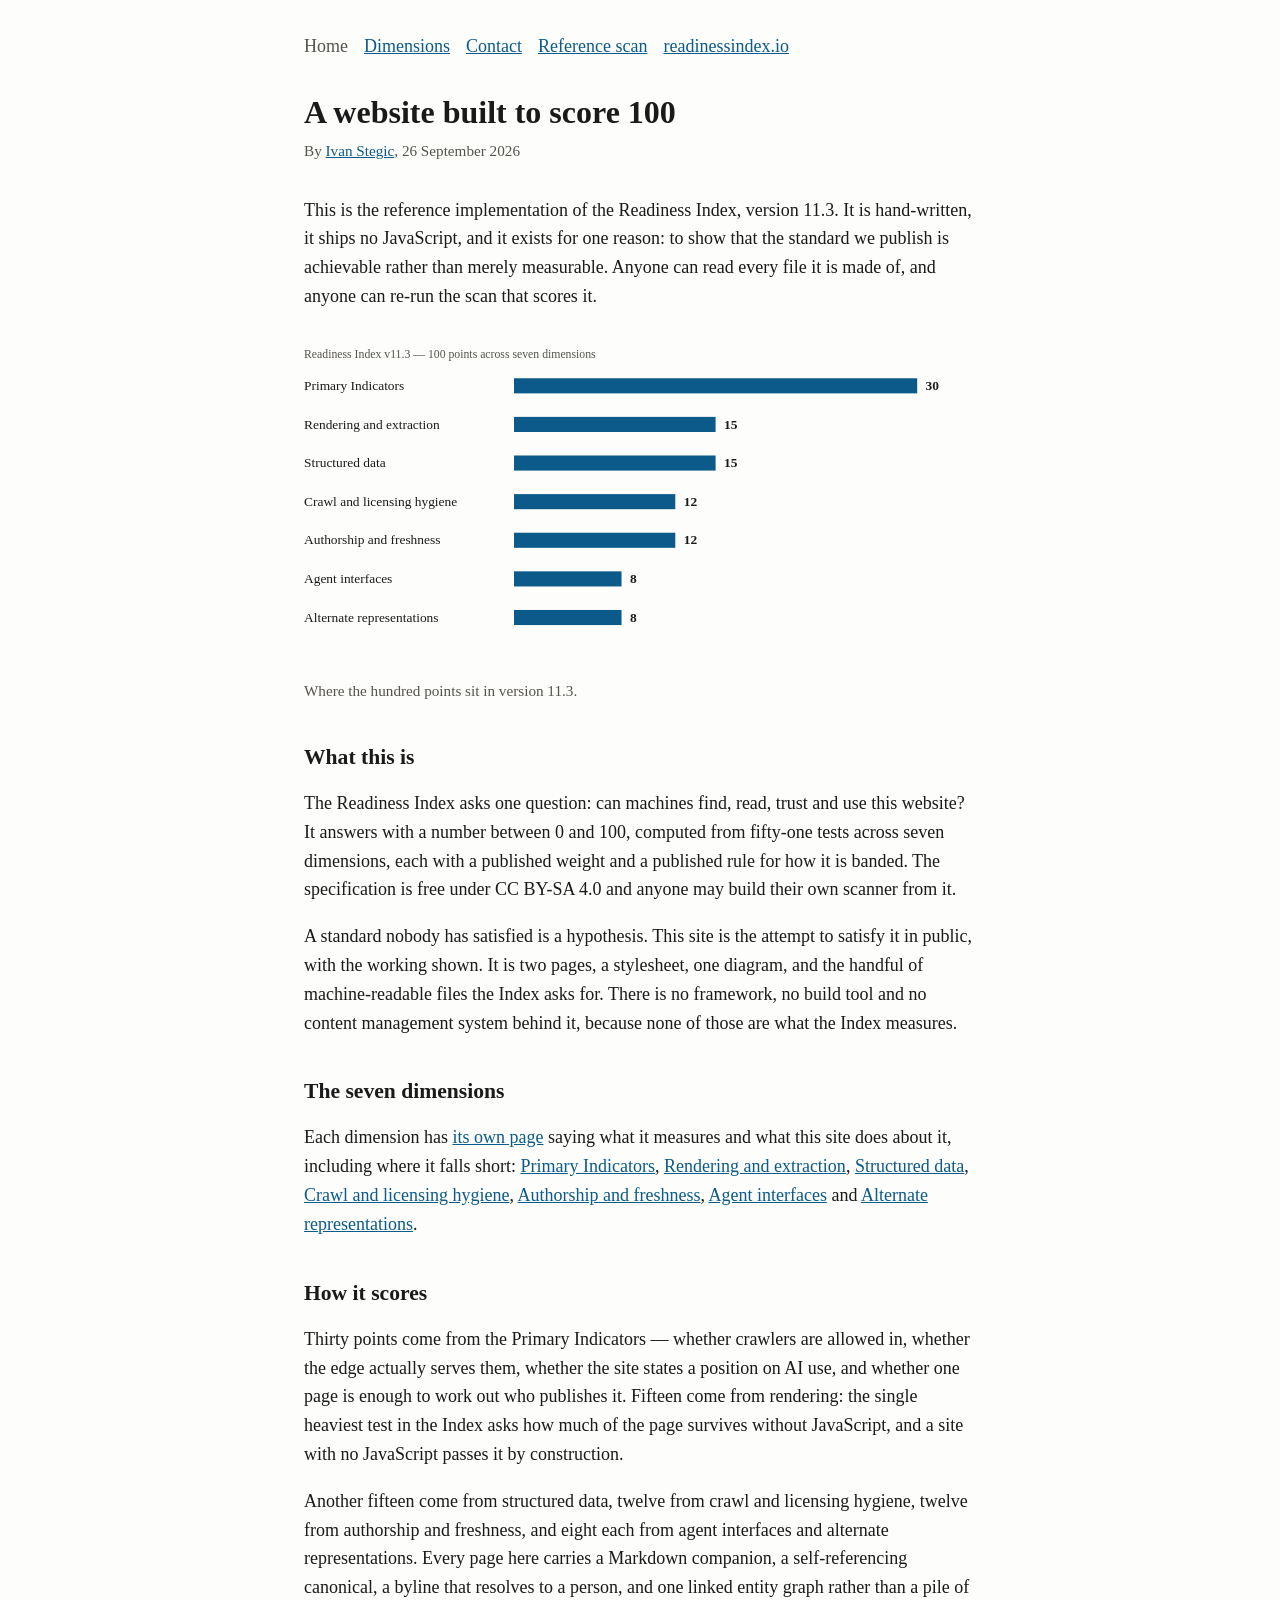
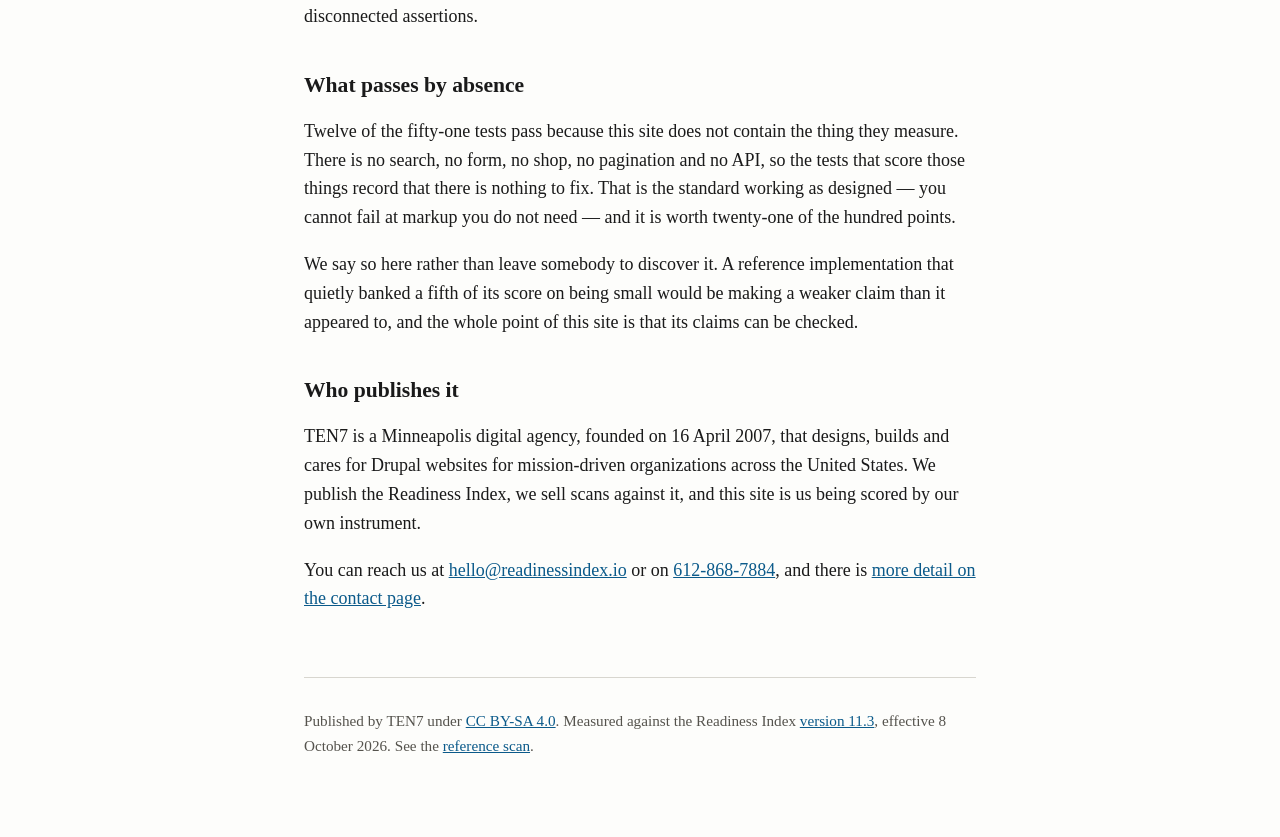
<file: index.html>
<!DOCTYPE html>
<html lang="en">
<head>
<meta charset="utf-8">
<meta name="viewport" content="width=device-width, initial-scale=1">
<title>A website built to score 100 — Readiness Index reference implementation</title>
<meta name="description" content="A hand-written, no-JavaScript static site published by TEN7 to demonstrate that the Readiness Index v11.3 is achievable rather than merely measurable.">
<link rel="canonical" href="https://reference.readinessindex.io/">
<link rel="license" type="application/rsl+xml" href="https://reference.readinessindex.io/license.xml">
<link rel="alternate" type="text/markdown" href="https://reference.readinessindex.io/index.md">
<link rel="stylesheet" href="/style.css">
<script type="application/ld+json">
{
  "@context": "https://schema.org",
  "@graph": [
    {
      "@type": "Organization",
      "@id": "https://reference.readinessindex.io/#organization",
      "name": "TEN7",
      "legalName": "Ten 7 Interactive, LLC",
      "url": "https://ten7.com/",
      "description": "TEN7 is a Minneapolis digital agency that designs, builds and cares for Drupal websites for mission-driven organizations.",
      "foundingDate": "2007-04-16",
      "founder": { "@id": "https://reference.readinessindex.io/#ivan-stegic" },
      "address": {
        "@type": "PostalAddress",
        "streetAddress": "1904 James Ave S",
        "addressLocality": "Minneapolis",
        "addressRegion": "MN",
        "postalCode": "55403",
        "addressCountry": "US"
      },
      "areaServed": "United States",
      "contactPoint": [
        {
          "@type": "ContactPoint",
          "contactType": "general enquiries",
          "email": "hello@readinessindex.io",
          "telephone": "+1-612-868-7884",
          "availableLanguage": "en"
        },
        {
          "@type": "ContactPoint",
          "contactType": "the open standard",
          "email": "hello@readinessindex.io",
          "availableLanguage": "en"
        }
      ],
      "taxID": "20-8886158",
      "duns": "05-485-6339",
      "sameAs": [
        "https://www.linkedin.com/company/ten7/",
        "https://www.drupal.org/ten7",
        "https://github.com/ten7",
        "https://x.com/ten7"
      ]
    },
    {
      "@type": "Person",
      "@id": "https://reference.readinessindex.io/#ivan-stegic",
      "name": "Ivan Stegic",
      "jobTitle": "CEO",
      "affiliation": { "@id": "https://reference.readinessindex.io/#organization" },
      "knowsAbout": [
        "AI readiness",
        "Structured data",
        "Web standards",
        "Drupal"
      ],
      "sameAs": [
        "https://orcid.org/0009-0005-6369-8607",
        "https://www.linkedin.com/in/ivanstegic/"
      ]
    },
    {
      "@type": "WebSite",
      "@id": "https://reference.readinessindex.io/#website",
      "name": "Readiness Index — Reference Implementation",
      "url": "https://reference.readinessindex.io/",
      "publisher": { "@id": "https://reference.readinessindex.io/#organization" },
      "inLanguage": "en",
      "license": "https://creativecommons.org/licenses/by-sa/4.0/"
    },
    {
      "@type": "WebPage",
      "@id": "https://reference.readinessindex.io/#webpage",
      "url": "https://reference.readinessindex.io/",
      "name": "A website built to score 100",
      "description": "What this site is, why it exists, and how it scores against the fifty-one tests.",
      "isPartOf": { "@id": "https://reference.readinessindex.io/#website" },
      "about": { "@id": "https://reference.readinessindex.io/#standard" },
      "mentions": [
        { "@id": "https://reference.readinessindex.io/#organization" },
        { "@id": "https://reference.readinessindex.io/#checks" }
      ],
      "author": { "@id": "https://reference.readinessindex.io/#ivan-stegic" },
      "datePublished": "2026-09-26",
      "dateModified": "2026-10-08",
      "isAccessibleForFree": true,
      "license": "https://creativecommons.org/licenses/by-sa/4.0/",
      "inLanguage": "en"
    },
    {
      "@type": "ScholarlyArticle",
      "@id": "https://reference.readinessindex.io/#standard",
      "name": "The Readiness Index, version 11.3",
      "headline": "The Readiness Index, version 11.3",
      "url": "https://readinessindex.io/open-standard",
      "datePublished": "2026-09-24",
      "dateModified": "2026-10-08",
      "version": "11.3",
      "author": { "@id": "https://reference.readinessindex.io/#organization" },
      "publisher": { "@id": "https://reference.readinessindex.io/#organization" },
      "license": "https://creativecommons.org/licenses/by-sa/4.0/",
      "isAccessibleForFree": true,
      "inLanguage": "en"
    },
    {
      "@type": "Dataset",
      "@id": "https://reference.readinessindex.io/#checks",
      "name": "Readiness Index check registry, version 11.3",
      "description": "The fifty-one scored tests, their weights, dimensions and applicability rules.",
      "url": "https://reference.readinessindex.io/",
      "version": "11.3",
      "creator": { "@id": "https://reference.readinessindex.io/#organization" },
      "includedInDataCatalog": { "@id": "https://reference.readinessindex.io/#catalog" },
      "license": "https://creativecommons.org/licenses/by-sa/4.0/",
      "isAccessibleForFree": true,
      "inLanguage": "en"
    },
    {
      "@type": "DataCatalog",
      "@id": "https://reference.readinessindex.io/#catalog",
      "name": "Readiness Index published datasets",
      "description": "Everything the Readiness Index publishes as machine-readable data.",
      "url": "https://reference.readinessindex.io/",
      "dataset": { "@id": "https://reference.readinessindex.io/#checks" },
      "publisher": { "@id": "https://reference.readinessindex.io/#organization" },
      "license": "https://creativecommons.org/licenses/by-sa/4.0/",
      "inLanguage": "en"
    }
  ]
}
</script>
</head>
<body>
<header>
  <nav aria-label="Primary">
    <ul>
      <li><a href="/" aria-current="page">Home</a></li>
      <li><a href="/dimensions">Dimensions</a></li>
      <li><a href="/contact">Contact</a></li>
      <li><a href="https://readinessindex.io/reference-scan">Reference scan</a></li>
      <li><a href="https://readinessindex.io/">readinessindex.io</a></li>
    </ul>
  </nav>
</header>

<main>
  <article>
    <h1>A website built to score 100</h1>

    <p class="byline">By <a rel="author" href="/contact#who-answers">Ivan Stegic</a>,
      <time datetime="2026-09-26">26 September 2026</time></p>

    <p>This is the reference implementation of the Readiness Index, version 11.3.
      It is hand-written, it ships no JavaScript, and it exists for one reason: to
      show that the standard we publish is achievable rather than merely measurable.
      Anyone can read every file it is made of, and anyone can re-run the scan that
      scores it.</p>

    <figure>
      <img src="/dimensions.svg" width="800" height="380"
           alt="Bar chart of the seven dimensions of the Readiness Index version 11.3: Primary Indicators 30 points, Rendering and extraction 15, Structured data 15, Crawl and licensing hygiene 12, Authorship and freshness 12, Agent interfaces 8, Alternate representations 8.">
      <figcaption>Where the hundred points sit in version 11.3.</figcaption>
    </figure>

    <section>
      <h2 id="what-this-is">What this is</h2>
      <p>The Readiness Index asks one question: can machines find, read, trust and
        use this website? It answers with a number between 0 and 100, computed from
        fifty-one tests across seven dimensions, each with a published weight and a
        published rule for how it is banded. The specification is free under CC BY-SA
        4.0 and anyone may build their own scanner from it.</p>
      <p>A standard nobody has satisfied is a hypothesis. This site is the attempt to
        satisfy it in public, with the working shown. It is two pages, a stylesheet,
        one diagram, and the handful of machine-readable files the Index asks for.
        There is no framework, no build tool and no content management system behind
        it, because none of those are what the Index measures.</p>
    </section>

    <section>
      <h2 id="the-seven-dimensions">The seven dimensions</h2>
      <p>Each dimension has <a href="/dimensions">its own page</a> saying what it
        measures and what this site does about it, including where it falls short:
        <a href="/dimensions/primary-indicators">Primary Indicators</a>,
        <a href="/dimensions/rendering-and-extraction">Rendering and extraction</a>,
        <a href="/dimensions/structured-data">Structured data</a>,
        <a href="/dimensions/crawl-and-licensing">Crawl and licensing hygiene</a>,
        <a href="/dimensions/authorship-and-freshness">Authorship and freshness</a>,
        <a href="/dimensions/agent-interfaces">Agent interfaces</a> and
        <a href="/dimensions/alternate-representations">Alternate representations</a>.</p>
    </section>

    <section>
      <h2 id="how-it-scores">How it scores</h2>
      <p>Thirty points come from the Primary Indicators — whether crawlers are allowed
        in, whether the edge actually serves them, whether the site states a position
        on AI use, and whether one page is enough to work out who publishes it.
        Fifteen come from rendering: the single heaviest test in the Index asks how
        much of the page survives without JavaScript, and a site with no JavaScript
        passes it by construction.</p>
      <p>Another fifteen come from structured data, twelve from crawl and licensing
        hygiene, twelve from authorship and freshness, and eight each from agent
        interfaces and alternate representations. Every page here carries a Markdown
        companion, a self-referencing canonical, a byline that resolves to a person,
        and one linked entity graph rather than a pile of disconnected assertions.</p>
    </section>

    <section>
      <h2 id="what-passes-by-absence">What passes by absence</h2>
      <p>Twelve of the fifty-one tests pass because this site does not contain the
        thing they measure. There is no search, no form, no shop, no pagination and no
        API, so the tests that score those things record that there is nothing to fix.
        That is the standard working as designed — you cannot fail at markup you do
        not need — and it is worth twenty-one of the hundred points.</p>
      <p>We say so here rather than leave somebody to discover it. A reference
        implementation that quietly banked a fifth of its score on being small would
        be making a weaker claim than it appeared to, and the whole point of this site
        is that its claims can be checked.</p>
    </section>

    <section>
      <h2 id="who-publishes-it">Who publishes it</h2>
      <p>TEN7 is a Minneapolis digital agency, founded on 16 April 2007, that designs,
        builds and cares for Drupal websites for mission-driven organizations across
        the United States. We publish the Readiness Index, we sell scans against
        it, and this site is us being scored by our own instrument.</p>
      <p>You can reach us at
        <a href="mailto:hello@readinessindex.io">hello@readinessindex.io</a> or on
        <a href="tel:+16128687884">612-868-7884</a>, and there is
        <a href="/contact">more detail on the contact page</a>.</p>
    </section>
  </article>
</main>

<footer>
  <p>Published by TEN7 under
    <a href="https://creativecommons.org/licenses/by-sa/4.0/">CC BY-SA 4.0</a>.
    Measured against the Readiness Index
    <a href="https://readinessindex.io/open-standard">version 11.3</a>,
    effective 8 October 2026. See the
    <a href="https://readinessindex.io/reference-scan">reference scan</a>.</p>
</footer>
</body>
</html>
</file>
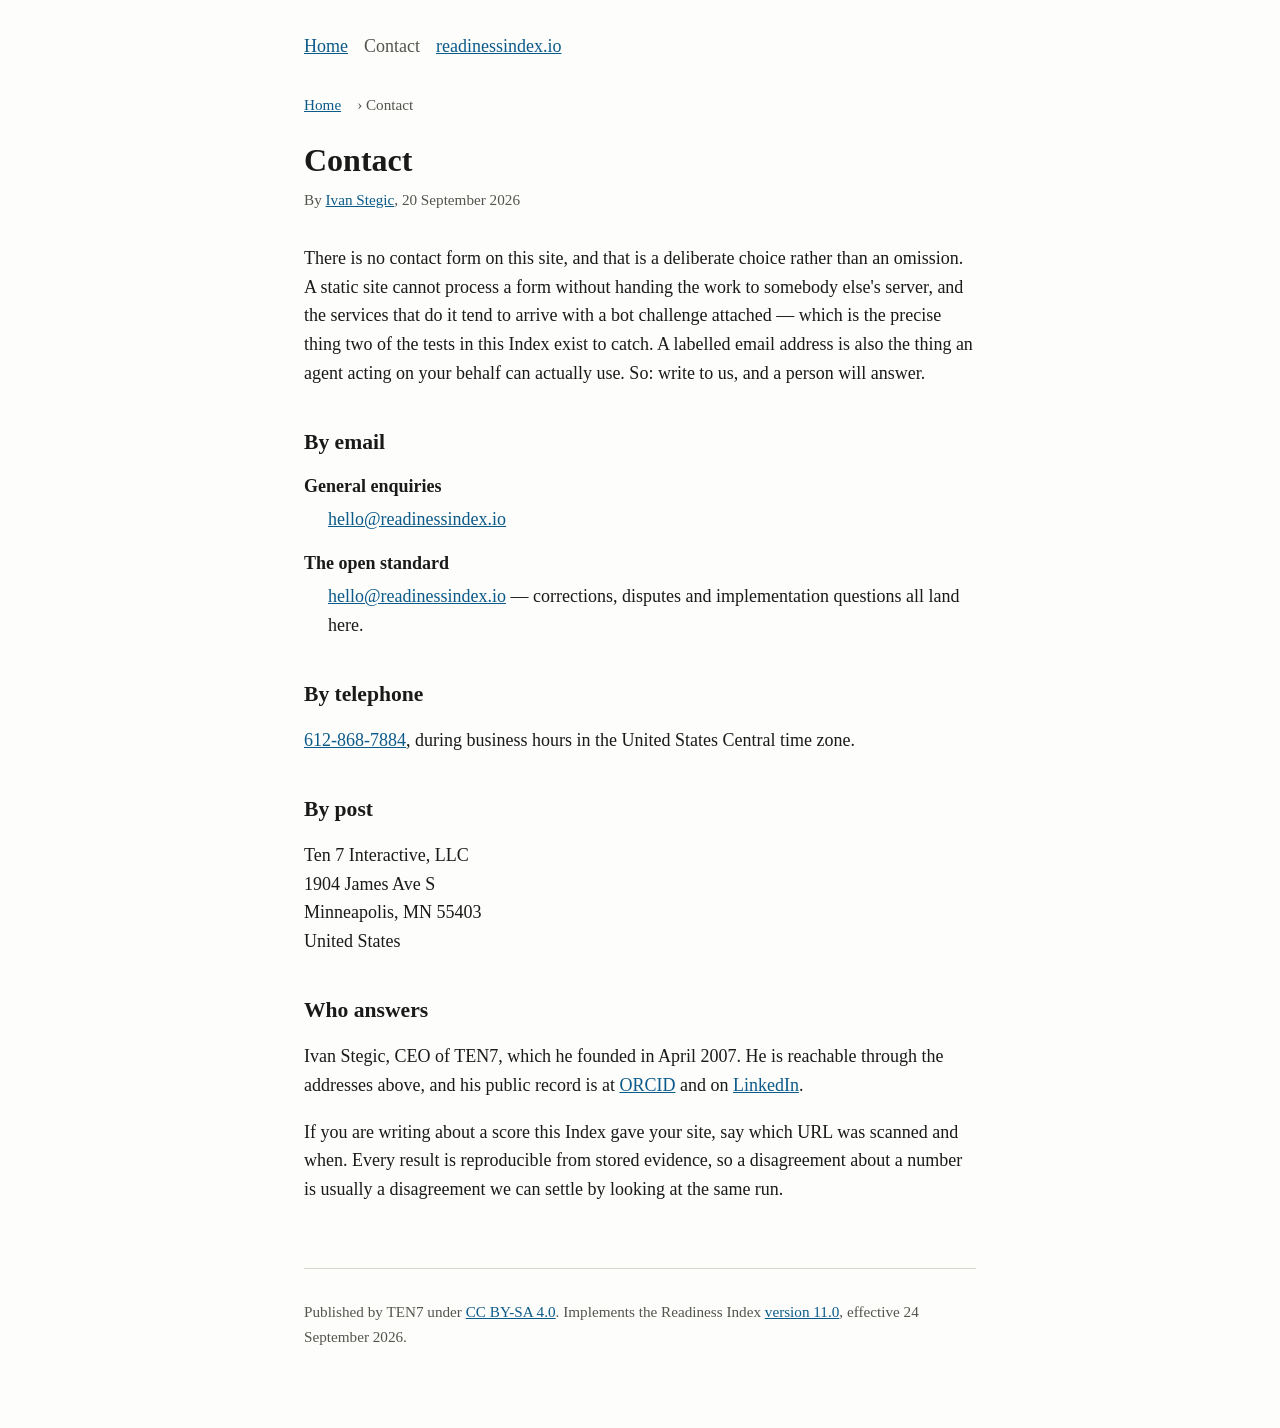
<file: contact/index.html>
<!DOCTYPE html>
<html lang="en">
<head>
<meta charset="utf-8">
<meta name="viewport" content="width=device-width, initial-scale=1">
<title>Contact — Readiness Index reference implementation</title>
<meta name="description" content="How to reach TEN7 about the Readiness Index, the open standard, or this reference implementation.">
<link rel="canonical" href="https://reference.readinessindex.io/contact/">
<link rel="alternate" type="text/markdown" href="https://reference.readinessindex.io/contact.md">
<link rel="stylesheet" href="/style.css">
<script type="application/ld+json">
{
  "@context": "https://schema.org",
  "@graph": [
    {
      "@type": "Organization",
      "@id": "https://reference.readinessindex.io/#organization",
      "name": "TEN7",
      "legalName": "Ten 7 Interactive, LLC",
      "url": "https://ten7.com/",
      "description": "TEN7 is a Minneapolis digital agency that designs, builds and cares for Drupal websites for mission-driven organizations.",
      "foundingDate": "2007-04-16",
      "founder": { "@id": "https://reference.readinessindex.io/#ivan-stegic" },
      "address": {
        "@type": "PostalAddress",
        "streetAddress": "1904 James Ave S",
        "addressLocality": "Minneapolis",
        "addressRegion": "MN",
        "postalCode": "55403",
        "addressCountry": "US"
      },
      "areaServed": "United States",
      "contactPoint": [
        {
          "@type": "ContactPoint",
          "contactType": "general enquiries",
          "email": "hello@readinessindex.io",
          "telephone": "+1-612-868-7884",
          "availableLanguage": "en"
        },
        {
          "@type": "ContactPoint",
          "contactType": "the open standard",
          "email": "hello@readinessindex.io",
          "availableLanguage": "en"
        }
      ],
      "taxID": "20-8886158",
      "duns": "05-485-6339",
      "sameAs": [
        "https://www.linkedin.com/company/ten7/",
        "https://www.drupal.org/ten7",
        "https://github.com/ten7",
        "https://x.com/ten7"
      ]
    },
    {
      "@type": "Person",
      "@id": "https://reference.readinessindex.io/#ivan-stegic",
      "name": "Ivan Stegic",
      "jobTitle": "CEO",
      "affiliation": { "@id": "https://reference.readinessindex.io/#organization" },
      "knowsAbout": [
        "AI readiness",
        "Structured data",
        "Web standards",
        "Drupal"
      ],
      "sameAs": [
        "https://orcid.org/0009-0005-6369-8607",
        "https://www.linkedin.com/in/ivanstegic/"
      ]
    },
    {
      "@type": "WebSite",
      "@id": "https://reference.readinessindex.io/#website",
      "name": "Readiness Index — Reference Implementation",
      "url": "https://reference.readinessindex.io/",
      "publisher": { "@id": "https://reference.readinessindex.io/#organization" },
      "inLanguage": "en",
      "license": "https://creativecommons.org/licenses/by-sa/4.0/"
    },
    {
      "@type": "ContactPage",
      "@id": "https://reference.readinessindex.io/contact/#webpage",
      "url": "https://reference.readinessindex.io/contact/",
      "name": "Contact",
      "description": "How to reach TEN7 about the Readiness Index, the open standard, or this reference implementation.",
      "isPartOf": { "@id": "https://reference.readinessindex.io/#website" },
      "about": { "@id": "https://reference.readinessindex.io/#organization" },
      "mentions": [
        { "@id": "https://reference.readinessindex.io/#organization" },
        { "@id": "https://reference.readinessindex.io/#ivan-stegic" }
      ],
      "author": { "@id": "https://reference.readinessindex.io/#ivan-stegic" },
      "datePublished": "2026-09-20",
      "dateModified": "2026-09-20",
      "isAccessibleForFree": true,
      "license": "https://creativecommons.org/licenses/by-sa/4.0/",
      "inLanguage": "en",
      "breadcrumb": {
        "@type": "BreadcrumbList",
        "itemListElement": [
          {
            "@type": "ListItem",
            "position": 1,
            "name": "Home",
            "item": "https://reference.readinessindex.io/"
          },
          {
            "@type": "ListItem",
            "position": 2,
            "name": "Contact",
            "item": "https://reference.readinessindex.io/contact/"
          }
        ]
      }
    }
  ]
}
</script>
</head>
<body>
<header>
  <nav aria-label="Primary">
    <ul>
      <li><a href="/">Home</a></li>
      <li><a href="/contact/" aria-current="page">Contact</a></li>
      <li><a href="https://readinessindex.io/">readinessindex.io</a></li>
    </ul>
  </nav>
  <nav aria-label="Breadcrumb">
    <ol>
      <li><a href="/">Home</a></li>
      <li aria-current="page">Contact</li>
    </ol>
  </nav>
</header>

<main>
  <article>
    <h1>Contact</h1>

    <p class="byline">By <a rel="author" href="#who-answers">Ivan Stegic</a>,
      <time datetime="2026-09-20">20 September 2026</time></p>

    <p>There is no contact form on this site, and that is a deliberate choice rather
      than an omission. A static site cannot process a form without handing the work
      to somebody else's server, and the services that do it tend to arrive with a
      bot challenge attached — which is the precise thing two of the tests in this
      Index exist to catch. A labelled email address is also the thing an agent
      acting on your behalf can actually use. So: write to us, and a person will
      answer.</p>

    <section>
      <h2 id="by-email">By email</h2>
      <dl>
        <dt>General enquiries</dt>
        <dd><a href="mailto:hello@readinessindex.io">hello@readinessindex.io</a></dd>
        <dt>The open standard</dt>
        <dd><a href="mailto:hello@readinessindex.io">hello@readinessindex.io</a> —
          corrections, disputes and implementation questions all land here.</dd>
      </dl>
    </section>

    <section>
      <h2 id="by-telephone">By telephone</h2>
      <p><a href="tel:+16128687884">612-868-7884</a>, during business hours in the
        United States Central time zone.</p>
    </section>

    <section>
      <h2 id="by-post">By post</h2>
      <p>Ten 7 Interactive, LLC<br>
        1904 James Ave S<br>
        Minneapolis, MN 55403<br>
        United States</p>
    </section>

    <section>
      <h2 id="who-answers">Who answers</h2>
      <p>Ivan Stegic, CEO of TEN7, which he founded in April 2007. He is reachable
        through the addresses above, and his public record is at
        <a href="https://orcid.org/0009-0005-6369-8607">ORCID</a> and on
        <a href="https://www.linkedin.com/in/ivanstegic/">LinkedIn</a>.</p>
      <p>If you are writing about a score this Index gave your site, say which URL was
        scanned and when. Every result is reproducible from stored evidence, so a
        disagreement about a number is usually a disagreement we can settle by looking
        at the same run.</p>
    </section>
  </article>
</main>

<footer>
  <p>Published by TEN7 under
    <a href="https://creativecommons.org/licenses/by-sa/4.0/">CC BY-SA 4.0</a>.
    Implements the Readiness Index
    <a href="https://readinessindex.io/open-standard">version 11.0</a>,
    effective 24 September 2026.</p>
</footer>
</body>
</html>
</file>
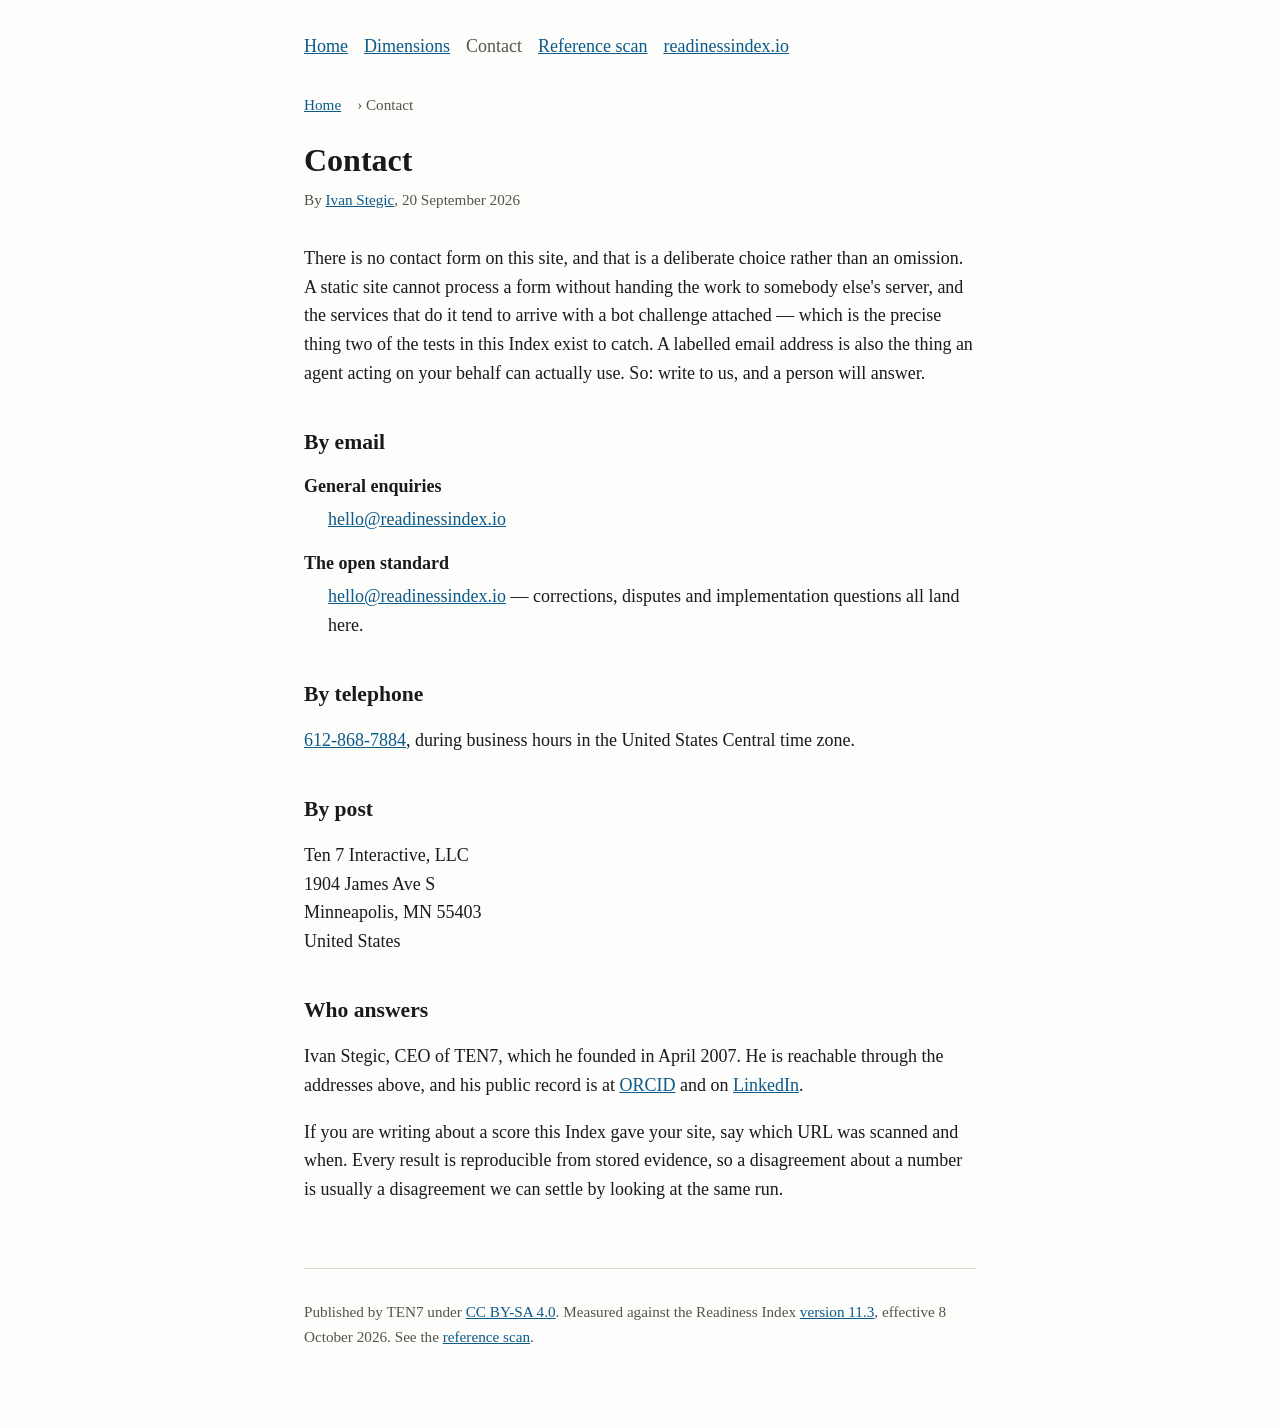
<file: contact.html>
<!DOCTYPE html>
<html lang="en">
<head>
<meta charset="utf-8">
<meta name="viewport" content="width=device-width, initial-scale=1">
<title>Contact — Readiness Index reference implementation</title>
<meta name="description" content="How to reach TEN7 about the Readiness Index, the open standard, or this reference implementation.">
<link rel="canonical" href="https://reference.readinessindex.io/contact">
<link rel="license" type="application/rsl+xml" href="https://reference.readinessindex.io/license.xml">
<link rel="alternate" type="text/markdown" href="https://reference.readinessindex.io/contact.md">
<link rel="stylesheet" href="/style.css">
<script type="application/ld+json">
{
  "@context": "https://schema.org",
  "@graph": [
    {
      "@type": "Organization",
      "@id": "https://reference.readinessindex.io/#organization",
      "name": "TEN7",
      "legalName": "Ten 7 Interactive, LLC",
      "url": "https://ten7.com/",
      "description": "TEN7 is a Minneapolis digital agency that designs, builds and cares for Drupal websites for mission-driven organizations.",
      "foundingDate": "2007-04-16",
      "founder": { "@id": "https://reference.readinessindex.io/#ivan-stegic" },
      "address": {
        "@type": "PostalAddress",
        "streetAddress": "1904 James Ave S",
        "addressLocality": "Minneapolis",
        "addressRegion": "MN",
        "postalCode": "55403",
        "addressCountry": "US"
      },
      "areaServed": "United States",
      "contactPoint": [
        {
          "@type": "ContactPoint",
          "contactType": "general enquiries",
          "email": "hello@readinessindex.io",
          "telephone": "+1-612-868-7884",
          "availableLanguage": "en"
        },
        {
          "@type": "ContactPoint",
          "contactType": "the open standard",
          "email": "hello@readinessindex.io",
          "availableLanguage": "en"
        }
      ],
      "taxID": "20-8886158",
      "duns": "05-485-6339",
      "sameAs": [
        "https://www.linkedin.com/company/ten7/",
        "https://www.drupal.org/ten7",
        "https://github.com/ten7",
        "https://x.com/ten7"
      ]
    },
    {
      "@type": "Person",
      "@id": "https://reference.readinessindex.io/#ivan-stegic",
      "name": "Ivan Stegic",
      "jobTitle": "CEO",
      "affiliation": { "@id": "https://reference.readinessindex.io/#organization" },
      "knowsAbout": [
        "AI readiness",
        "Structured data",
        "Web standards",
        "Drupal"
      ],
      "sameAs": [
        "https://orcid.org/0009-0005-6369-8607",
        "https://www.linkedin.com/in/ivanstegic/"
      ]
    },
    {
      "@type": "WebSite",
      "@id": "https://reference.readinessindex.io/#website",
      "name": "Readiness Index — Reference Implementation",
      "url": "https://reference.readinessindex.io/",
      "publisher": { "@id": "https://reference.readinessindex.io/#organization" },
      "inLanguage": "en",
      "license": "https://creativecommons.org/licenses/by-sa/4.0/"
    },
    {
      "@type": "ContactPage",
      "@id": "https://reference.readinessindex.io/contact#webpage",
      "url": "https://reference.readinessindex.io/contact",
      "name": "Contact",
      "description": "How to reach TEN7 about the Readiness Index, the open standard, or this reference implementation.",
      "isPartOf": { "@id": "https://reference.readinessindex.io/#website" },
      "about": { "@id": "https://reference.readinessindex.io/#organization" },
      "mentions": [
        { "@id": "https://reference.readinessindex.io/#organization" },
        { "@id": "https://reference.readinessindex.io/#ivan-stegic" }
      ],
      "author": { "@id": "https://reference.readinessindex.io/#ivan-stegic" },
      "datePublished": "2026-09-20",
      "dateModified": "2026-10-08",
      "isAccessibleForFree": true,
      "license": "https://creativecommons.org/licenses/by-sa/4.0/",
      "inLanguage": "en",
      "breadcrumb": {
        "@type": "BreadcrumbList",
        "itemListElement": [
          {
            "@type": "ListItem",
            "position": 1,
            "name": "Home",
            "item": "https://reference.readinessindex.io/"
          },
          {
            "@type": "ListItem",
            "position": 2,
            "name": "Contact",
            "item": "https://reference.readinessindex.io/contact"
          }
        ]
      }
    }
  ]
}
</script>
</head>
<body>
<header>
  <nav aria-label="Primary">
    <ul>
      <li><a href="/">Home</a></li>
      <li><a href="/dimensions">Dimensions</a></li>
      <li><a href="/contact" aria-current="page">Contact</a></li>
      <li><a href="https://readinessindex.io/reference-scan">Reference scan</a></li>
      <li><a href="https://readinessindex.io/">readinessindex.io</a></li>
    </ul>
  </nav>
  <nav aria-label="Breadcrumb">
    <ol>
      <li><a href="/">Home</a></li>
      <li aria-current="page">Contact</li>
    </ol>
  </nav>
</header>

<main>
  <article>
    <h1>Contact</h1>

    <p class="byline">By <a rel="author" href="#who-answers">Ivan Stegic</a>,
      <time datetime="2026-09-20">20 September 2026</time></p>

    <p>There is no contact form on this site, and that is a deliberate choice rather
      than an omission. A static site cannot process a form without handing the work
      to somebody else's server, and the services that do it tend to arrive with a
      bot challenge attached — which is the precise thing two of the tests in this
      Index exist to catch. A labelled email address is also the thing an agent
      acting on your behalf can actually use. So: write to us, and a person will
      answer.</p>

    <section>
      <h2 id="by-email">By email</h2>
      <dl>
        <dt>General enquiries</dt>
        <dd><a href="mailto:hello@readinessindex.io">hello@readinessindex.io</a></dd>
        <dt>The open standard</dt>
        <dd><a href="mailto:hello@readinessindex.io">hello@readinessindex.io</a> —
          corrections, disputes and implementation questions all land here.</dd>
      </dl>
    </section>

    <section>
      <h2 id="by-telephone">By telephone</h2>
      <p><a href="tel:+16128687884">612-868-7884</a>, during business hours in the
        United States Central time zone.</p>
    </section>

    <section>
      <h2 id="by-post">By post</h2>
      <p>Ten 7 Interactive, LLC<br>
        1904 James Ave S<br>
        Minneapolis, MN 55403<br>
        United States</p>
    </section>

    <section>
      <h2 id="who-answers">Who answers</h2>
      <p>Ivan Stegic, CEO of TEN7, which he founded in April 2007. He is reachable
        through the addresses above, and his public record is at
        <a href="https://orcid.org/0009-0005-6369-8607">ORCID</a> and on
        <a href="https://www.linkedin.com/in/ivanstegic/">LinkedIn</a>.</p>
      <p>If you are writing about a score this Index gave your site, say which URL was
        scanned and when. Every result is reproducible from stored evidence, so a
        disagreement about a number is usually a disagreement we can settle by looking
        at the same run.</p>
    </section>
  </article>
</main>

<footer>
  <p>Published by TEN7 under
    <a href="https://creativecommons.org/licenses/by-sa/4.0/">CC BY-SA 4.0</a>.
    Measured against the Readiness Index
    <a href="https://readinessindex.io/open-standard">version 11.3</a>,
    effective 8 October 2026. See the
    <a href="https://readinessindex.io/reference-scan">reference scan</a>.</p>
</footer>
</body>
</html>
</file>
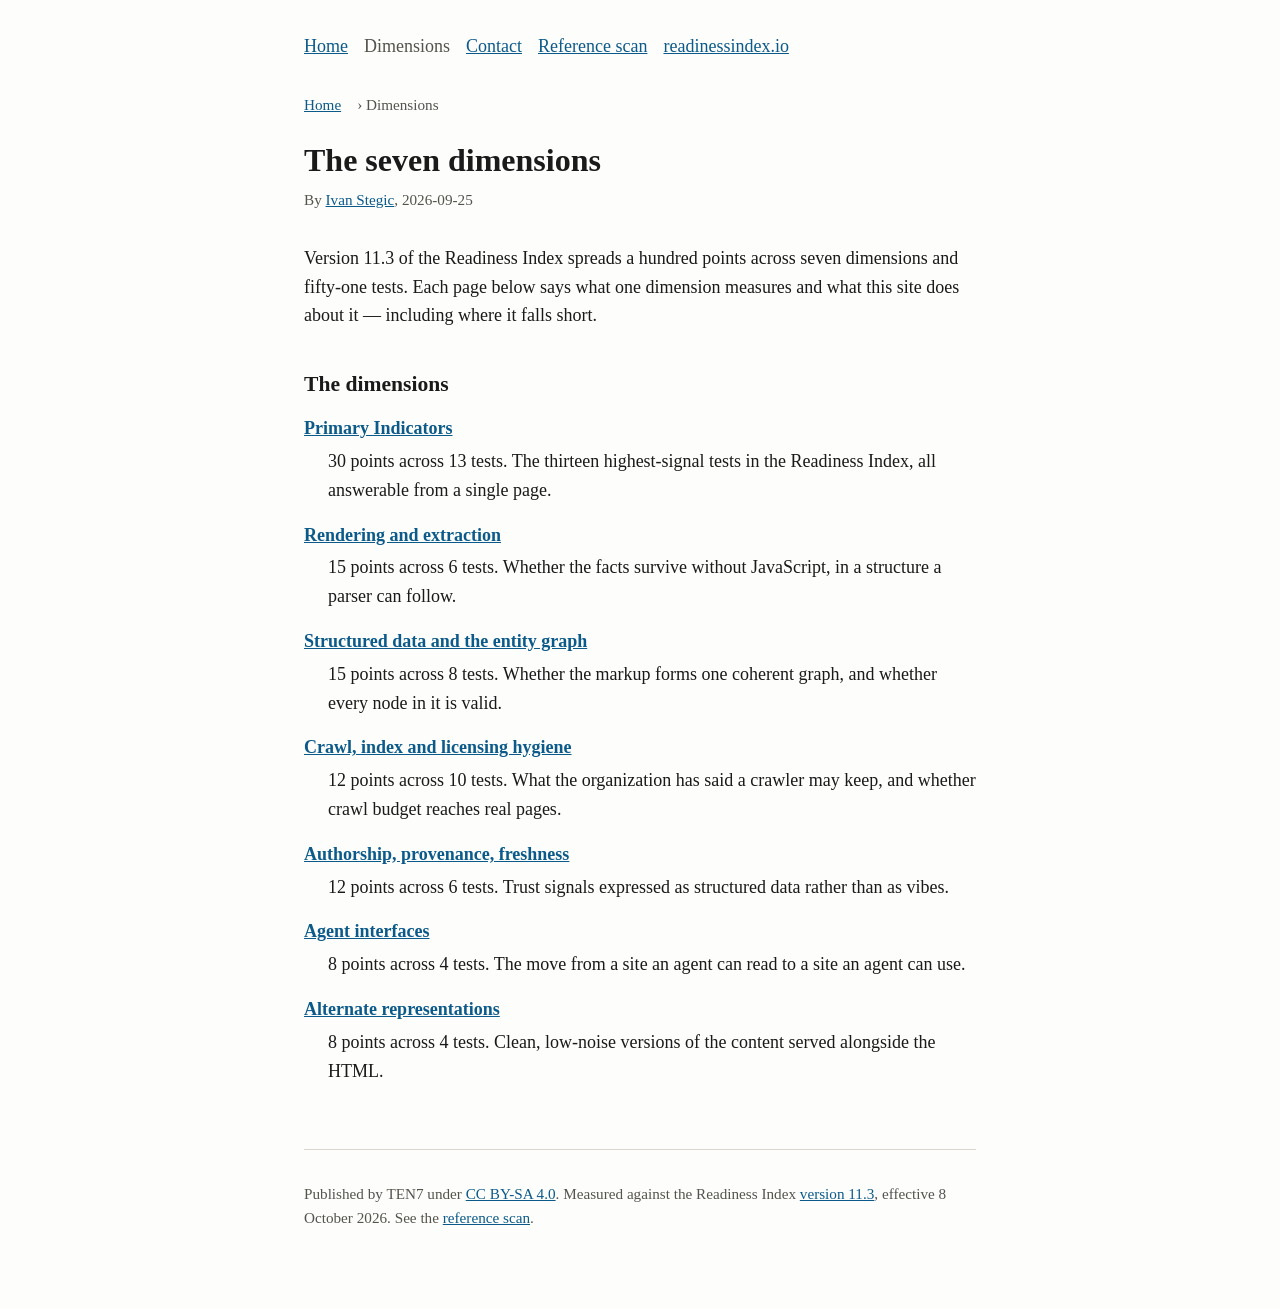
<file: dimensions.html>
<!DOCTYPE html>
<html lang="en">
<head>
<meta charset="utf-8">
<meta name="viewport" content="width=device-width, initial-scale=1">
<title>Dimensions — Readiness Index reference implementation</title>
<meta name="description" content="The seven dimensions of the Readiness Index version 11.3, and how this site handles each one.">
<link rel="canonical" href="https://reference.readinessindex.io/dimensions">
<link rel="license" type="application/rsl+xml" href="https://reference.readinessindex.io/license.xml">
<link rel="alternate" type="text/markdown" href="https://reference.readinessindex.io/dimensions.md">
<link rel="stylesheet" href="/style.css">
<script type="application/ld+json">
{
  "@context": "https://schema.org",
  "@graph": [
    {
      "@type": "Organization",
      "@id": "https://reference.readinessindex.io/#organization",
      "name": "TEN7",
      "legalName": "Ten 7 Interactive, LLC",
      "url": "https://ten7.com/",
      "description": "TEN7 is a Minneapolis digital agency that designs, builds and cares for Drupal websites for mission-driven organizations.",
      "foundingDate": "2007-04-16",
      "founder": { "@id": "https://reference.readinessindex.io/#ivan-stegic" },
      "address": {
        "@type": "PostalAddress",
        "streetAddress": "1904 James Ave S",
        "addressLocality": "Minneapolis",
        "addressRegion": "MN",
        "postalCode": "55403",
        "addressCountry": "US"
      },
      "areaServed": "United States",
      "contactPoint": [
        {
          "@type": "ContactPoint",
          "contactType": "general enquiries",
          "email": "hello@readinessindex.io",
          "telephone": "+1-612-868-7884",
          "availableLanguage": "en"
        },
        {
          "@type": "ContactPoint",
          "contactType": "the open standard",
          "email": "hello@readinessindex.io",
          "availableLanguage": "en"
        }
      ],
      "taxID": "20-8886158",
      "duns": "05-485-6339",
      "sameAs": [
        "https://www.linkedin.com/company/ten7/",
        "https://www.drupal.org/ten7",
        "https://github.com/ten7",
        "https://x.com/ten7"
      ]
    },
    {
      "@type": "Person",
      "@id": "https://reference.readinessindex.io/#ivan-stegic",
      "name": "Ivan Stegic",
      "jobTitle": "CEO",
      "affiliation": { "@id": "https://reference.readinessindex.io/#organization" },
      "knowsAbout": [
        "AI readiness",
        "Structured data",
        "Web standards",
        "Drupal"
      ],
      "sameAs": [
        "https://orcid.org/0009-0005-6369-8607",
        "https://www.linkedin.com/in/ivanstegic/"
      ]
    },
    {
      "@type": "WebSite",
      "@id": "https://reference.readinessindex.io/#website",
      "name": "Readiness Index — Reference Implementation",
      "url": "https://reference.readinessindex.io/",
      "publisher": { "@id": "https://reference.readinessindex.io/#organization" },
      "inLanguage": "en",
      "license": "https://creativecommons.org/licenses/by-sa/4.0/"
    },
    {
      "@type": "CollectionPage",
      "@id": "https://reference.readinessindex.io/dimensions#webpage",
      "url": "https://reference.readinessindex.io/dimensions",
      "name": "Dimensions",
      "description": "The seven dimensions of the Readiness Index version 11.3, and how this site handles each one.",
      "isPartOf": { "@id": "https://reference.readinessindex.io/#website" },
      "about": { "@id": "https://reference.readinessindex.io/#standard" },
      "author": { "@id": "https://reference.readinessindex.io/#ivan-stegic" },
      "datePublished": "2026-09-25",
      "dateModified": "2026-10-08",
      "isAccessibleForFree": true,
      "license": "https://creativecommons.org/licenses/by-sa/4.0/",
      "inLanguage": "en",
      "breadcrumb": {
        "@type": "BreadcrumbList",
        "itemListElement": [
          {
            "@type": "ListItem",
            "position": 1,
            "name": "Home",
            "item": "https://reference.readinessindex.io/"
          },
          {
            "@type": "ListItem",
            "position": 2,
            "name": "Dimensions",
            "item": "https://reference.readinessindex.io/dimensions"
          }
        ]
      }
    }
  ]
}
</script>
</head>
<body>
<header>
  <nav aria-label="Primary">
    <ul>
      <li><a href="/">Home</a></li>
      <li><a href="/dimensions" aria-current="page">Dimensions</a></li>
      <li><a href="/contact">Contact</a></li>
      <li><a href="https://readinessindex.io/reference-scan">Reference scan</a></li>
      <li><a href="https://readinessindex.io/">readinessindex.io</a></li>
    </ul>
  </nav>
  <nav aria-label="Breadcrumb">
    <ol>
      <li><a href="/">Home</a></li>
      <li aria-current="page">Dimensions</li>
    </ol>
  </nav>
</header>

<main>
  <article>
    <h1>The seven dimensions</h1>

    <p class="byline">By <a rel="author" href="/contact#who-answers">Ivan Stegic</a>,
      <time datetime="2026-09-25">2026-09-25</time></p>

    <p>Version 11.3 of the Readiness Index spreads a hundred points across seven
      dimensions and fifty-one tests. Each page below says what one dimension measures
      and what this site does about it — including where it falls short.</p>

    <section>
      <h2 id="the-dimensions">The dimensions</h2>
      <dl>
        <dt><a href="/dimensions/primary-indicators">Primary Indicators</a></dt>
        <dd>30 points across 13 tests. The thirteen highest-signal tests in the Readiness Index, all answerable from a single page.</dd>
        <dt><a href="/dimensions/rendering-and-extraction">Rendering and extraction</a></dt>
        <dd>15 points across 6 tests. Whether the facts survive without JavaScript, in a structure a parser can follow.</dd>
        <dt><a href="/dimensions/structured-data">Structured data and the entity graph</a></dt>
        <dd>15 points across 8 tests. Whether the markup forms one coherent graph, and whether every node in it is valid.</dd>
        <dt><a href="/dimensions/crawl-and-licensing">Crawl, index and licensing hygiene</a></dt>
        <dd>12 points across 10 tests. What the organization has said a crawler may keep, and whether crawl budget reaches real pages.</dd>
        <dt><a href="/dimensions/authorship-and-freshness">Authorship, provenance, freshness</a></dt>
        <dd>12 points across 6 tests. Trust signals expressed as structured data rather than as vibes.</dd>
        <dt><a href="/dimensions/agent-interfaces">Agent interfaces</a></dt>
        <dd>8 points across 4 tests. The move from a site an agent can read to a site an agent can use.</dd>
        <dt><a href="/dimensions/alternate-representations">Alternate representations</a></dt>
        <dd>8 points across 4 tests. Clean, low-noise versions of the content served alongside the HTML.</dd>
      </dl>
    </section>
  </article>
</main>

<footer>
  <p>Published by TEN7 under
    <a href="https://creativecommons.org/licenses/by-sa/4.0/">CC BY-SA 4.0</a>.
    Measured against the Readiness Index
    <a href="https://readinessindex.io/open-standard">version 11.3</a>,
    effective 8 October 2026. See the
    <a href="https://readinessindex.io/reference-scan">reference scan</a>.</p>
</footer>
</body>
</html>
</file>
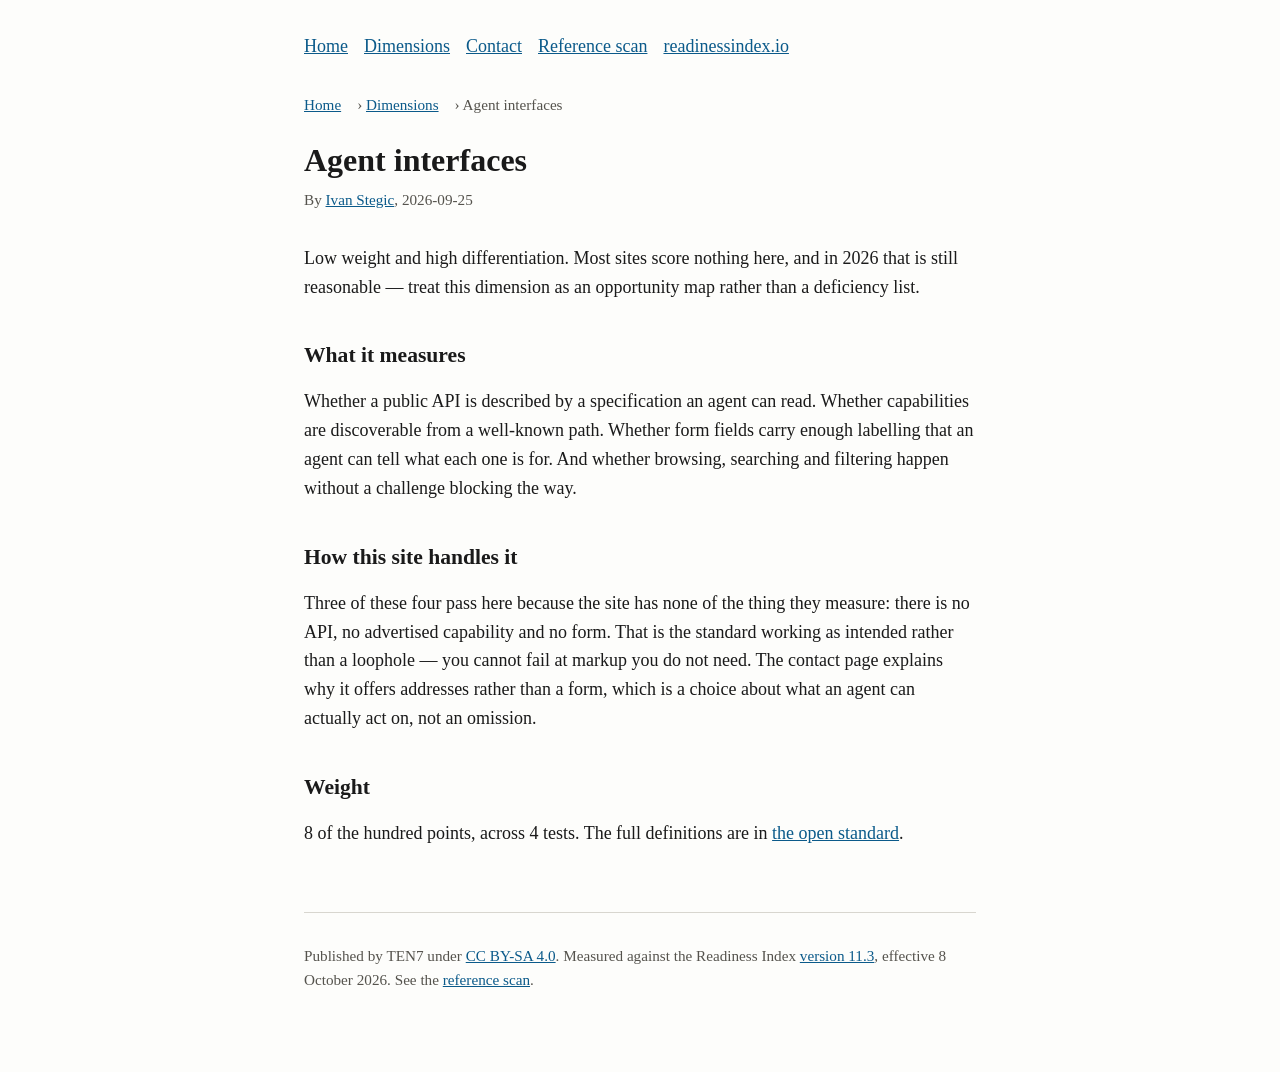
<file: dimensions/agent-interfaces.html>
<!DOCTYPE html>
<html lang="en">
<head>
<meta charset="utf-8">
<meta name="viewport" content="width=device-width, initial-scale=1">
<title>Agent interfaces — Readiness Index reference implementation</title>
<meta name="description" content="The move from a site an agent can read to a site an agent can use.">
<link rel="canonical" href="https://reference.readinessindex.io/dimensions/agent-interfaces">
<link rel="license" type="application/rsl+xml" href="https://reference.readinessindex.io/license.xml">
<link rel="alternate" type="text/markdown" href="https://reference.readinessindex.io/dimensions/agent-interfaces.md">
<link rel="stylesheet" href="/style.css">
<script type="application/ld+json">
{
  "@context": "https://schema.org",
  "@graph": [
    {
      "@type": "Organization",
      "@id": "https://reference.readinessindex.io/#organization",
      "name": "TEN7",
      "legalName": "Ten 7 Interactive, LLC",
      "url": "https://ten7.com/",
      "description": "TEN7 is a Minneapolis digital agency that designs, builds and cares for Drupal websites for mission-driven organizations.",
      "foundingDate": "2007-04-16",
      "founder": { "@id": "https://reference.readinessindex.io/#ivan-stegic" },
      "address": {
        "@type": "PostalAddress",
        "streetAddress": "1904 James Ave S",
        "addressLocality": "Minneapolis",
        "addressRegion": "MN",
        "postalCode": "55403",
        "addressCountry": "US"
      },
      "areaServed": "United States",
      "contactPoint": [
        {
          "@type": "ContactPoint",
          "contactType": "general enquiries",
          "email": "hello@readinessindex.io",
          "telephone": "+1-612-868-7884",
          "availableLanguage": "en"
        },
        {
          "@type": "ContactPoint",
          "contactType": "the open standard",
          "email": "hello@readinessindex.io",
          "availableLanguage": "en"
        }
      ],
      "taxID": "20-8886158",
      "duns": "05-485-6339",
      "sameAs": [
        "https://www.linkedin.com/company/ten7/",
        "https://www.drupal.org/ten7",
        "https://github.com/ten7",
        "https://x.com/ten7"
      ]
    },
    {
      "@type": "Person",
      "@id": "https://reference.readinessindex.io/#ivan-stegic",
      "name": "Ivan Stegic",
      "jobTitle": "CEO",
      "affiliation": { "@id": "https://reference.readinessindex.io/#organization" },
      "knowsAbout": [
        "AI readiness",
        "Structured data",
        "Web standards",
        "Drupal"
      ],
      "sameAs": [
        "https://orcid.org/0009-0005-6369-8607",
        "https://www.linkedin.com/in/ivanstegic/"
      ]
    },
    {
      "@type": "WebSite",
      "@id": "https://reference.readinessindex.io/#website",
      "name": "Readiness Index — Reference Implementation",
      "url": "https://reference.readinessindex.io/",
      "publisher": { "@id": "https://reference.readinessindex.io/#organization" },
      "inLanguage": "en",
      "license": "https://creativecommons.org/licenses/by-sa/4.0/"
    },
    {
      "@type": "WebPage",
      "@id": "https://reference.readinessindex.io/dimensions/agent-interfaces#webpage",
      "url": "https://reference.readinessindex.io/dimensions/agent-interfaces",
      "name": "Agent interfaces",
      "description": "The move from a site an agent can read to a site an agent can use.",
      "isPartOf": { "@id": "https://reference.readinessindex.io/#website" },
      "about": { "@id": "https://reference.readinessindex.io/#standard" },
      "author": { "@id": "https://reference.readinessindex.io/#ivan-stegic" },
      "datePublished": "2026-09-25",
      "dateModified": "2026-10-08",
      "isAccessibleForFree": true,
      "license": "https://creativecommons.org/licenses/by-sa/4.0/",
      "inLanguage": "en",
      "breadcrumb": {
        "@type": "BreadcrumbList",
        "itemListElement": [
          {
            "@type": "ListItem",
            "position": 1,
            "name": "Home",
            "item": "https://reference.readinessindex.io/"
          },
          {
            "@type": "ListItem",
            "position": 2,
            "name": "Dimensions",
            "item": "https://reference.readinessindex.io/dimensions"
          },
          {
            "@type": "ListItem",
            "position": 3,
            "name": "Agent interfaces",
            "item": "https://reference.readinessindex.io/dimensions/agent-interfaces"
          }
        ]
      }
    }
  ]
}
</script>
</head>
<body>
<header>
  <nav aria-label="Primary">
    <ul>
      <li><a href="/">Home</a></li>
      <li><a href="/dimensions">Dimensions</a></li>
      <li><a href="/contact">Contact</a></li>
      <li><a href="https://readinessindex.io/reference-scan">Reference scan</a></li>
      <li><a href="https://readinessindex.io/">readinessindex.io</a></li>
    </ul>
  </nav>
  <nav aria-label="Breadcrumb">
    <ol>
      <li><a href="/">Home</a></li>
      <li><a href="/dimensions">Dimensions</a></li>
      <li aria-current="page">Agent interfaces</li>
    </ol>
  </nav>
</header>

<main>
  <article>
    <h1>Agent interfaces</h1>

    <p class="byline">By <a rel="author" href="/contact#who-answers">Ivan Stegic</a>,
      <time datetime="2026-09-25">2026-09-25</time></p>

    <p>Low weight and high differentiation. Most sites score nothing here, and in 2026 that is still reasonable — treat this dimension as an opportunity map rather than a deficiency list.</p>

    <section>
      <h2 id="what-it-measures">What it measures</h2>
      <p>Whether a public API is described by a specification an agent can read. Whether capabilities are discoverable from a well-known path. Whether form fields carry enough labelling that an agent can tell what each one is for. And whether browsing, searching and filtering happen without a challenge blocking the way.</p>
    </section>

    <section>
      <h2 id="how-this-site-handles-it">How this site handles it</h2>
      <p>Three of these four pass here because the site has none of the thing they measure: there is no API, no advertised capability and no form. That is the standard working as intended rather than a loophole — you cannot fail at markup you do not need. The contact page explains why it offers addresses rather than a form, which is a choice about what an agent can actually act on, not an omission.</p>
    </section>

    <section>
      <h2 id="weight">Weight</h2>
      <p>8 of the hundred points, across 4 tests. The full definitions are in
        <a href="https://readinessindex.io/open-standard">the open standard</a>.</p>
    </section>
  </article>
</main>

<footer>
  <p>Published by TEN7 under
    <a href="https://creativecommons.org/licenses/by-sa/4.0/">CC BY-SA 4.0</a>.
    Measured against the Readiness Index
    <a href="https://readinessindex.io/open-standard">version 11.3</a>,
    effective 8 October 2026. See the
    <a href="https://readinessindex.io/reference-scan">reference scan</a>.</p>
</footer>
</body>
</html>
</file>
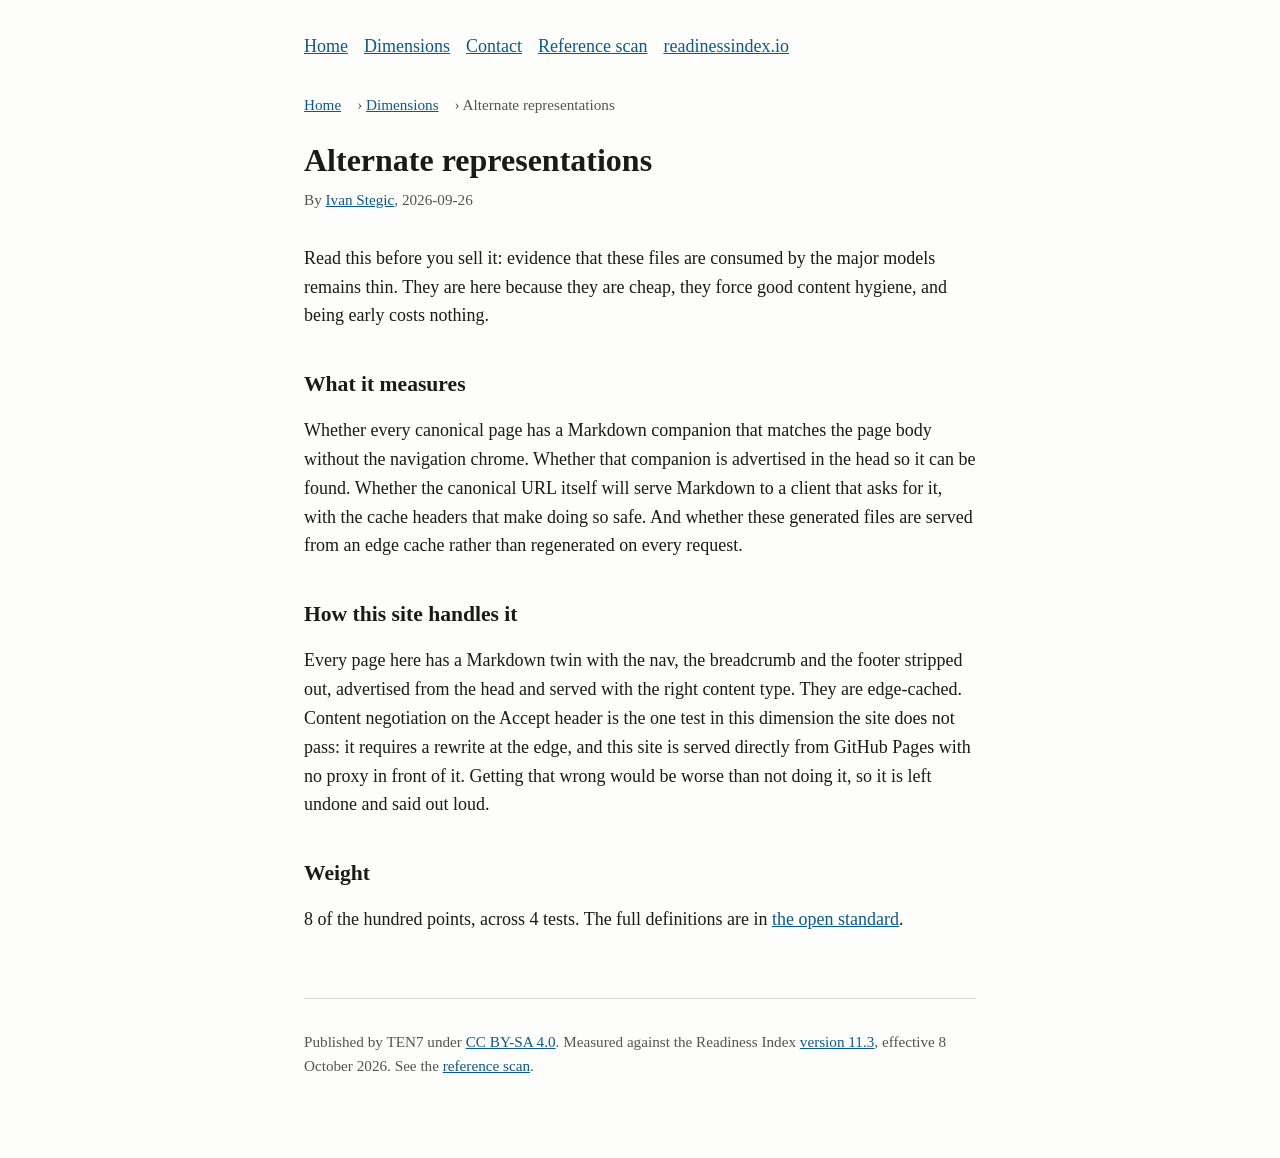
<file: dimensions/alternate-representations.html>
<!DOCTYPE html>
<html lang="en">
<head>
<meta charset="utf-8">
<meta name="viewport" content="width=device-width, initial-scale=1">
<title>Alternate representations — Readiness Index reference implementation</title>
<meta name="description" content="Clean, low-noise versions of the content served alongside the HTML.">
<link rel="canonical" href="https://reference.readinessindex.io/dimensions/alternate-representations">
<link rel="license" type="application/rsl+xml" href="https://reference.readinessindex.io/license.xml">
<link rel="alternate" type="text/markdown" href="https://reference.readinessindex.io/dimensions/alternate-representations.md">
<link rel="stylesheet" href="/style.css">
<script type="application/ld+json">
{
  "@context": "https://schema.org",
  "@graph": [
    {
      "@type": "Organization",
      "@id": "https://reference.readinessindex.io/#organization",
      "name": "TEN7",
      "legalName": "Ten 7 Interactive, LLC",
      "url": "https://ten7.com/",
      "description": "TEN7 is a Minneapolis digital agency that designs, builds and cares for Drupal websites for mission-driven organizations.",
      "foundingDate": "2007-04-16",
      "founder": { "@id": "https://reference.readinessindex.io/#ivan-stegic" },
      "address": {
        "@type": "PostalAddress",
        "streetAddress": "1904 James Ave S",
        "addressLocality": "Minneapolis",
        "addressRegion": "MN",
        "postalCode": "55403",
        "addressCountry": "US"
      },
      "areaServed": "United States",
      "contactPoint": [
        {
          "@type": "ContactPoint",
          "contactType": "general enquiries",
          "email": "hello@readinessindex.io",
          "telephone": "+1-612-868-7884",
          "availableLanguage": "en"
        },
        {
          "@type": "ContactPoint",
          "contactType": "the open standard",
          "email": "hello@readinessindex.io",
          "availableLanguage": "en"
        }
      ],
      "taxID": "20-8886158",
      "duns": "05-485-6339",
      "sameAs": [
        "https://www.linkedin.com/company/ten7/",
        "https://www.drupal.org/ten7",
        "https://github.com/ten7",
        "https://x.com/ten7"
      ]
    },
    {
      "@type": "Person",
      "@id": "https://reference.readinessindex.io/#ivan-stegic",
      "name": "Ivan Stegic",
      "jobTitle": "CEO",
      "affiliation": { "@id": "https://reference.readinessindex.io/#organization" },
      "knowsAbout": [
        "AI readiness",
        "Structured data",
        "Web standards",
        "Drupal"
      ],
      "sameAs": [
        "https://orcid.org/0009-0005-6369-8607",
        "https://www.linkedin.com/in/ivanstegic/"
      ]
    },
    {
      "@type": "WebSite",
      "@id": "https://reference.readinessindex.io/#website",
      "name": "Readiness Index — Reference Implementation",
      "url": "https://reference.readinessindex.io/",
      "publisher": { "@id": "https://reference.readinessindex.io/#organization" },
      "inLanguage": "en",
      "license": "https://creativecommons.org/licenses/by-sa/4.0/"
    },
    {
      "@type": "WebPage",
      "@id": "https://reference.readinessindex.io/dimensions/alternate-representations#webpage",
      "url": "https://reference.readinessindex.io/dimensions/alternate-representations",
      "name": "Alternate representations",
      "description": "Clean, low-noise versions of the content served alongside the HTML.",
      "isPartOf": { "@id": "https://reference.readinessindex.io/#website" },
      "about": { "@id": "https://reference.readinessindex.io/#standard" },
      "author": { "@id": "https://reference.readinessindex.io/#ivan-stegic" },
      "datePublished": "2026-09-26",
      "dateModified": "2026-10-08",
      "isAccessibleForFree": true,
      "license": "https://creativecommons.org/licenses/by-sa/4.0/",
      "inLanguage": "en",
      "breadcrumb": {
        "@type": "BreadcrumbList",
        "itemListElement": [
          {
            "@type": "ListItem",
            "position": 1,
            "name": "Home",
            "item": "https://reference.readinessindex.io/"
          },
          {
            "@type": "ListItem",
            "position": 2,
            "name": "Dimensions",
            "item": "https://reference.readinessindex.io/dimensions"
          },
          {
            "@type": "ListItem",
            "position": 3,
            "name": "Alternate representations",
            "item": "https://reference.readinessindex.io/dimensions/alternate-representations"
          }
        ]
      }
    }
  ]
}
</script>
</head>
<body>
<header>
  <nav aria-label="Primary">
    <ul>
      <li><a href="/">Home</a></li>
      <li><a href="/dimensions">Dimensions</a></li>
      <li><a href="/contact">Contact</a></li>
      <li><a href="https://readinessindex.io/reference-scan">Reference scan</a></li>
      <li><a href="https://readinessindex.io/">readinessindex.io</a></li>
    </ul>
  </nav>
  <nav aria-label="Breadcrumb">
    <ol>
      <li><a href="/">Home</a></li>
      <li><a href="/dimensions">Dimensions</a></li>
      <li aria-current="page">Alternate representations</li>
    </ol>
  </nav>
</header>

<main>
  <article>
    <h1>Alternate representations</h1>

    <p class="byline">By <a rel="author" href="/contact#who-answers">Ivan Stegic</a>,
      <time datetime="2026-09-26">2026-09-26</time></p>

    <p>Read this before you sell it: evidence that these files are consumed by the major models remains thin. They are here because they are cheap, they force good content hygiene, and being early costs nothing.</p>

    <section>
      <h2 id="what-it-measures">What it measures</h2>
      <p>Whether every canonical page has a Markdown companion that matches the page body without the navigation chrome. Whether that companion is advertised in the head so it can be found. Whether the canonical URL itself will serve Markdown to a client that asks for it, with the cache headers that make doing so safe. And whether these generated files are served from an edge cache rather than regenerated on every request.</p>
    </section>

    <section>
      <h2 id="how-this-site-handles-it">How this site handles it</h2>
      <p>Every page here has a Markdown twin with the nav, the breadcrumb and the footer stripped out, advertised from the head and served with the right content type. They are edge-cached. Content negotiation on the Accept header is the one test in this dimension the site does not pass: it requires a rewrite at the edge, and this site is served directly from GitHub Pages with no proxy in front of it. Getting that wrong would be worse than not doing it, so it is left undone and said out loud.</p>
    </section>

    <section>
      <h2 id="weight">Weight</h2>
      <p>8 of the hundred points, across 4 tests. The full definitions are in
        <a href="https://readinessindex.io/open-standard">the open standard</a>.</p>
    </section>
  </article>
</main>

<footer>
  <p>Published by TEN7 under
    <a href="https://creativecommons.org/licenses/by-sa/4.0/">CC BY-SA 4.0</a>.
    Measured against the Readiness Index
    <a href="https://readinessindex.io/open-standard">version 11.3</a>,
    effective 8 October 2026. See the
    <a href="https://readinessindex.io/reference-scan">reference scan</a>.</p>
</footer>
</body>
</html>
</file>
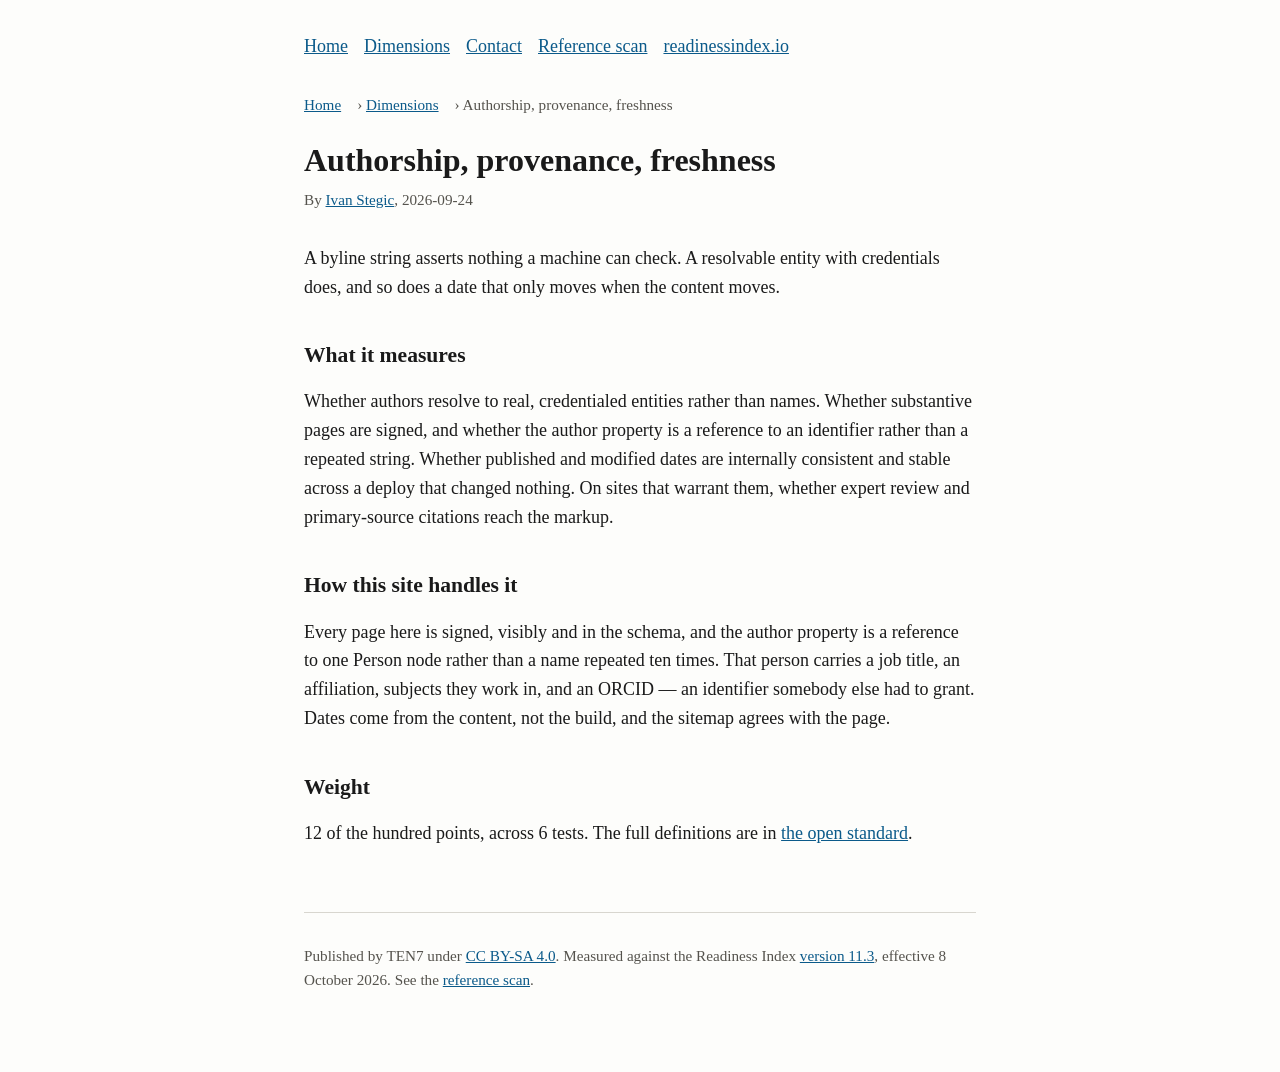
<file: dimensions/authorship-and-freshness.html>
<!DOCTYPE html>
<html lang="en">
<head>
<meta charset="utf-8">
<meta name="viewport" content="width=device-width, initial-scale=1">
<title>Authorship, provenance, freshness — Readiness Index reference implementation</title>
<meta name="description" content="Trust signals expressed as structured data rather than as vibes.">
<link rel="canonical" href="https://reference.readinessindex.io/dimensions/authorship-and-freshness">
<link rel="license" type="application/rsl+xml" href="https://reference.readinessindex.io/license.xml">
<link rel="alternate" type="text/markdown" href="https://reference.readinessindex.io/dimensions/authorship-and-freshness.md">
<link rel="stylesheet" href="/style.css">
<script type="application/ld+json">
{
  "@context": "https://schema.org",
  "@graph": [
    {
      "@type": "Organization",
      "@id": "https://reference.readinessindex.io/#organization",
      "name": "TEN7",
      "legalName": "Ten 7 Interactive, LLC",
      "url": "https://ten7.com/",
      "description": "TEN7 is a Minneapolis digital agency that designs, builds and cares for Drupal websites for mission-driven organizations.",
      "foundingDate": "2007-04-16",
      "founder": { "@id": "https://reference.readinessindex.io/#ivan-stegic" },
      "address": {
        "@type": "PostalAddress",
        "streetAddress": "1904 James Ave S",
        "addressLocality": "Minneapolis",
        "addressRegion": "MN",
        "postalCode": "55403",
        "addressCountry": "US"
      },
      "areaServed": "United States",
      "contactPoint": [
        {
          "@type": "ContactPoint",
          "contactType": "general enquiries",
          "email": "hello@readinessindex.io",
          "telephone": "+1-612-868-7884",
          "availableLanguage": "en"
        },
        {
          "@type": "ContactPoint",
          "contactType": "the open standard",
          "email": "hello@readinessindex.io",
          "availableLanguage": "en"
        }
      ],
      "taxID": "20-8886158",
      "duns": "05-485-6339",
      "sameAs": [
        "https://www.linkedin.com/company/ten7/",
        "https://www.drupal.org/ten7",
        "https://github.com/ten7",
        "https://x.com/ten7"
      ]
    },
    {
      "@type": "Person",
      "@id": "https://reference.readinessindex.io/#ivan-stegic",
      "name": "Ivan Stegic",
      "jobTitle": "CEO",
      "affiliation": { "@id": "https://reference.readinessindex.io/#organization" },
      "knowsAbout": [
        "AI readiness",
        "Structured data",
        "Web standards",
        "Drupal"
      ],
      "sameAs": [
        "https://orcid.org/0009-0005-6369-8607",
        "https://www.linkedin.com/in/ivanstegic/"
      ]
    },
    {
      "@type": "WebSite",
      "@id": "https://reference.readinessindex.io/#website",
      "name": "Readiness Index — Reference Implementation",
      "url": "https://reference.readinessindex.io/",
      "publisher": { "@id": "https://reference.readinessindex.io/#organization" },
      "inLanguage": "en",
      "license": "https://creativecommons.org/licenses/by-sa/4.0/"
    },
    {
      "@type": "WebPage",
      "@id": "https://reference.readinessindex.io/dimensions/authorship-and-freshness#webpage",
      "url": "https://reference.readinessindex.io/dimensions/authorship-and-freshness",
      "name": "Authorship, provenance, freshness",
      "description": "Trust signals expressed as structured data rather than as vibes.",
      "isPartOf": { "@id": "https://reference.readinessindex.io/#website" },
      "about": { "@id": "https://reference.readinessindex.io/#standard" },
      "author": { "@id": "https://reference.readinessindex.io/#ivan-stegic" },
      "datePublished": "2026-09-24",
      "dateModified": "2026-10-08",
      "isAccessibleForFree": true,
      "license": "https://creativecommons.org/licenses/by-sa/4.0/",
      "inLanguage": "en",
      "breadcrumb": {
        "@type": "BreadcrumbList",
        "itemListElement": [
          {
            "@type": "ListItem",
            "position": 1,
            "name": "Home",
            "item": "https://reference.readinessindex.io/"
          },
          {
            "@type": "ListItem",
            "position": 2,
            "name": "Dimensions",
            "item": "https://reference.readinessindex.io/dimensions"
          },
          {
            "@type": "ListItem",
            "position": 3,
            "name": "Authorship, provenance, freshness",
            "item": "https://reference.readinessindex.io/dimensions/authorship-and-freshness"
          }
        ]
      }
    }
  ]
}
</script>
</head>
<body>
<header>
  <nav aria-label="Primary">
    <ul>
      <li><a href="/">Home</a></li>
      <li><a href="/dimensions">Dimensions</a></li>
      <li><a href="/contact">Contact</a></li>
      <li><a href="https://readinessindex.io/reference-scan">Reference scan</a></li>
      <li><a href="https://readinessindex.io/">readinessindex.io</a></li>
    </ul>
  </nav>
  <nav aria-label="Breadcrumb">
    <ol>
      <li><a href="/">Home</a></li>
      <li><a href="/dimensions">Dimensions</a></li>
      <li aria-current="page">Authorship, provenance, freshness</li>
    </ol>
  </nav>
</header>

<main>
  <article>
    <h1>Authorship, provenance, freshness</h1>

    <p class="byline">By <a rel="author" href="/contact#who-answers">Ivan Stegic</a>,
      <time datetime="2026-09-24">2026-09-24</time></p>

    <p>A byline string asserts nothing a machine can check. A resolvable entity with credentials does, and so does a date that only moves when the content moves.</p>

    <section>
      <h2 id="what-it-measures">What it measures</h2>
      <p>Whether authors resolve to real, credentialed entities rather than names. Whether substantive pages are signed, and whether the author property is a reference to an identifier rather than a repeated string. Whether published and modified dates are internally consistent and stable across a deploy that changed nothing. On sites that warrant them, whether expert review and primary-source citations reach the markup.</p>
    </section>

    <section>
      <h2 id="how-this-site-handles-it">How this site handles it</h2>
      <p>Every page here is signed, visibly and in the schema, and the author property is a reference to one Person node rather than a name repeated ten times. That person carries a job title, an affiliation, subjects they work in, and an ORCID — an identifier somebody else had to grant. Dates come from the content, not the build, and the sitemap agrees with the page.</p>
    </section>

    <section>
      <h2 id="weight">Weight</h2>
      <p>12 of the hundred points, across 6 tests. The full definitions are in
        <a href="https://readinessindex.io/open-standard">the open standard</a>.</p>
    </section>
  </article>
</main>

<footer>
  <p>Published by TEN7 under
    <a href="https://creativecommons.org/licenses/by-sa/4.0/">CC BY-SA 4.0</a>.
    Measured against the Readiness Index
    <a href="https://readinessindex.io/open-standard">version 11.3</a>,
    effective 8 October 2026. See the
    <a href="https://readinessindex.io/reference-scan">reference scan</a>.</p>
</footer>
</body>
</html>
</file>
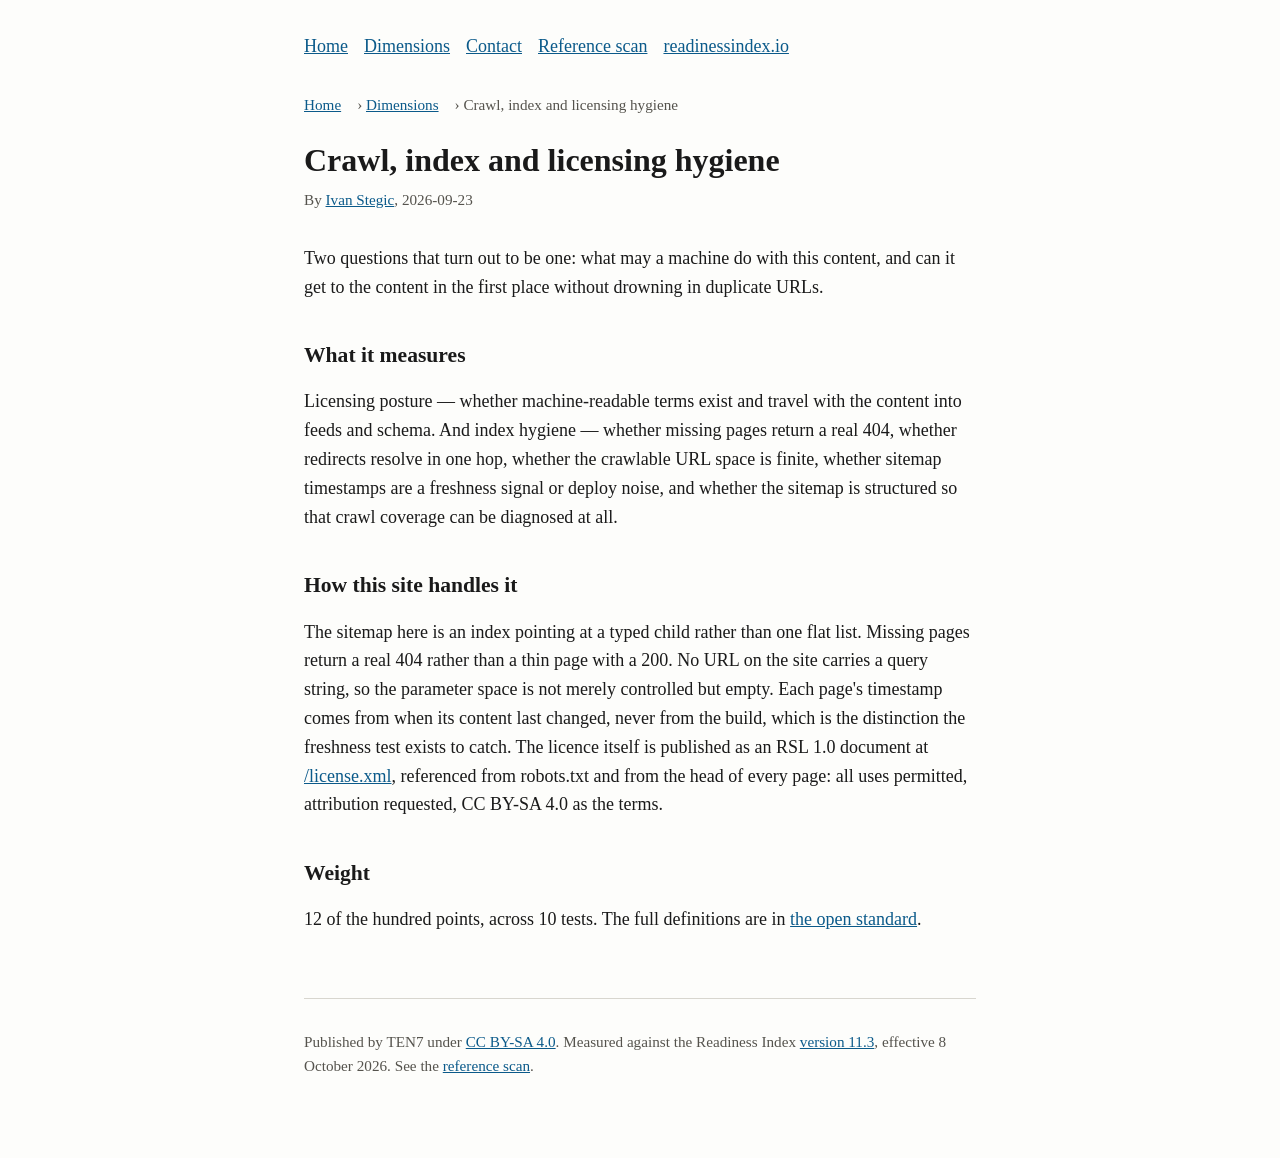
<file: dimensions/crawl-and-licensing.html>
<!DOCTYPE html>
<html lang="en">
<head>
<meta charset="utf-8">
<meta name="viewport" content="width=device-width, initial-scale=1">
<title>Crawl, index and licensing hygiene — Readiness Index reference implementation</title>
<meta name="description" content="What the organization has said a crawler may keep, and whether crawl budget reaches real pages.">
<link rel="canonical" href="https://reference.readinessindex.io/dimensions/crawl-and-licensing">
<link rel="license" type="application/rsl+xml" href="https://reference.readinessindex.io/license.xml">
<link rel="alternate" type="text/markdown" href="https://reference.readinessindex.io/dimensions/crawl-and-licensing.md">
<link rel="stylesheet" href="/style.css">
<script type="application/ld+json">
{
  "@context": "https://schema.org",
  "@graph": [
    {
      "@type": "Organization",
      "@id": "https://reference.readinessindex.io/#organization",
      "name": "TEN7",
      "legalName": "Ten 7 Interactive, LLC",
      "url": "https://ten7.com/",
      "description": "TEN7 is a Minneapolis digital agency that designs, builds and cares for Drupal websites for mission-driven organizations.",
      "foundingDate": "2007-04-16",
      "founder": { "@id": "https://reference.readinessindex.io/#ivan-stegic" },
      "address": {
        "@type": "PostalAddress",
        "streetAddress": "1904 James Ave S",
        "addressLocality": "Minneapolis",
        "addressRegion": "MN",
        "postalCode": "55403",
        "addressCountry": "US"
      },
      "areaServed": "United States",
      "contactPoint": [
        {
          "@type": "ContactPoint",
          "contactType": "general enquiries",
          "email": "hello@readinessindex.io",
          "telephone": "+1-612-868-7884",
          "availableLanguage": "en"
        },
        {
          "@type": "ContactPoint",
          "contactType": "the open standard",
          "email": "hello@readinessindex.io",
          "availableLanguage": "en"
        }
      ],
      "taxID": "20-8886158",
      "duns": "05-485-6339",
      "sameAs": [
        "https://www.linkedin.com/company/ten7/",
        "https://www.drupal.org/ten7",
        "https://github.com/ten7",
        "https://x.com/ten7"
      ]
    },
    {
      "@type": "Person",
      "@id": "https://reference.readinessindex.io/#ivan-stegic",
      "name": "Ivan Stegic",
      "jobTitle": "CEO",
      "affiliation": { "@id": "https://reference.readinessindex.io/#organization" },
      "knowsAbout": [
        "AI readiness",
        "Structured data",
        "Web standards",
        "Drupal"
      ],
      "sameAs": [
        "https://orcid.org/0009-0005-6369-8607",
        "https://www.linkedin.com/in/ivanstegic/"
      ]
    },
    {
      "@type": "WebSite",
      "@id": "https://reference.readinessindex.io/#website",
      "name": "Readiness Index — Reference Implementation",
      "url": "https://reference.readinessindex.io/",
      "publisher": { "@id": "https://reference.readinessindex.io/#organization" },
      "inLanguage": "en",
      "license": "https://creativecommons.org/licenses/by-sa/4.0/"
    },
    {
      "@type": "WebPage",
      "@id": "https://reference.readinessindex.io/dimensions/crawl-and-licensing#webpage",
      "url": "https://reference.readinessindex.io/dimensions/crawl-and-licensing",
      "name": "Crawl, index and licensing hygiene",
      "description": "What the organization has said a crawler may keep, and whether crawl budget reaches real pages.",
      "isPartOf": { "@id": "https://reference.readinessindex.io/#website" },
      "about": { "@id": "https://reference.readinessindex.io/#standard" },
      "author": { "@id": "https://reference.readinessindex.io/#ivan-stegic" },
      "datePublished": "2026-09-23",
      "dateModified": "2026-10-08",
      "isAccessibleForFree": true,
      "license": "https://creativecommons.org/licenses/by-sa/4.0/",
      "inLanguage": "en",
      "breadcrumb": {
        "@type": "BreadcrumbList",
        "itemListElement": [
          {
            "@type": "ListItem",
            "position": 1,
            "name": "Home",
            "item": "https://reference.readinessindex.io/"
          },
          {
            "@type": "ListItem",
            "position": 2,
            "name": "Dimensions",
            "item": "https://reference.readinessindex.io/dimensions"
          },
          {
            "@type": "ListItem",
            "position": 3,
            "name": "Crawl, index and licensing hygiene",
            "item": "https://reference.readinessindex.io/dimensions/crawl-and-licensing"
          }
        ]
      }
    }
  ]
}
</script>
</head>
<body>
<header>
  <nav aria-label="Primary">
    <ul>
      <li><a href="/">Home</a></li>
      <li><a href="/dimensions">Dimensions</a></li>
      <li><a href="/contact">Contact</a></li>
      <li><a href="https://readinessindex.io/reference-scan">Reference scan</a></li>
      <li><a href="https://readinessindex.io/">readinessindex.io</a></li>
    </ul>
  </nav>
  <nav aria-label="Breadcrumb">
    <ol>
      <li><a href="/">Home</a></li>
      <li><a href="/dimensions">Dimensions</a></li>
      <li aria-current="page">Crawl, index and licensing hygiene</li>
    </ol>
  </nav>
</header>

<main>
  <article>
    <h1>Crawl, index and licensing hygiene</h1>

    <p class="byline">By <a rel="author" href="/contact#who-answers">Ivan Stegic</a>,
      <time datetime="2026-09-23">2026-09-23</time></p>

    <p>Two questions that turn out to be one: what may a machine do with this content, and can it get to the content in the first place without drowning in duplicate URLs.</p>

    <section>
      <h2 id="what-it-measures">What it measures</h2>
      <p>Licensing posture — whether machine-readable terms exist and travel with the content into feeds and schema. And index hygiene — whether missing pages return a real 404, whether redirects resolve in one hop, whether the crawlable URL space is finite, whether sitemap timestamps are a freshness signal or deploy noise, and whether the sitemap is structured so that crawl coverage can be diagnosed at all.</p>
    </section>

    <section>
      <h2 id="how-this-site-handles-it">How this site handles it</h2>
      <p>The sitemap here is an index pointing at a typed child rather than one flat list. Missing pages return a real 404 rather than a thin page with a 200. No URL on the site carries a query string, so the parameter space is not merely controlled but empty. Each page&#x27;s timestamp comes from when its content last changed, never from the build, which is the distinction the freshness test exists to catch. The licence itself is published as an RSL 1.0 document at <a href="/license.xml">/license.xml</a>, referenced from robots.txt and from the head of every page: all uses permitted, attribution requested, CC BY-SA 4.0 as the terms.</p>
    </section>

    <section>
      <h2 id="weight">Weight</h2>
      <p>12 of the hundred points, across 10 tests. The full definitions are in
        <a href="https://readinessindex.io/open-standard">the open standard</a>.</p>
    </section>
  </article>
</main>

<footer>
  <p>Published by TEN7 under
    <a href="https://creativecommons.org/licenses/by-sa/4.0/">CC BY-SA 4.0</a>.
    Measured against the Readiness Index
    <a href="https://readinessindex.io/open-standard">version 11.3</a>,
    effective 8 October 2026. See the
    <a href="https://readinessindex.io/reference-scan">reference scan</a>.</p>
</footer>
</body>
</html>
</file>
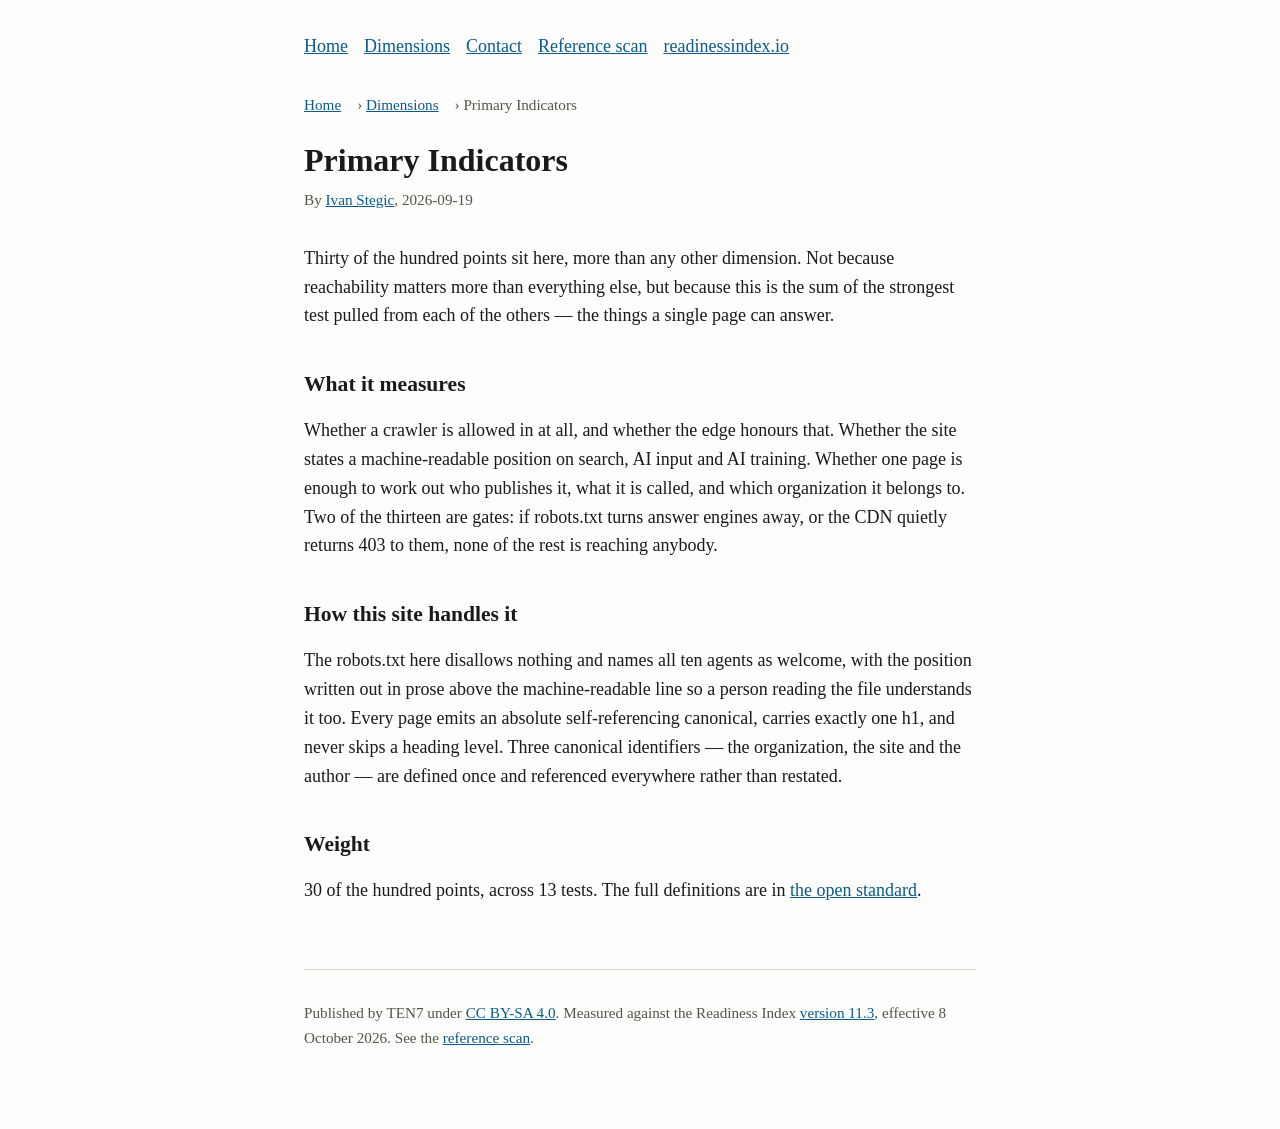
<file: dimensions/primary-indicators.html>
<!DOCTYPE html>
<html lang="en">
<head>
<meta charset="utf-8">
<meta name="viewport" content="width=device-width, initial-scale=1">
<title>Primary Indicators — Readiness Index reference implementation</title>
<meta name="description" content="The thirteen highest-signal tests in the Readiness Index, all answerable from a single page.">
<link rel="canonical" href="https://reference.readinessindex.io/dimensions/primary-indicators">
<link rel="license" type="application/rsl+xml" href="https://reference.readinessindex.io/license.xml">
<link rel="alternate" type="text/markdown" href="https://reference.readinessindex.io/dimensions/primary-indicators.md">
<link rel="stylesheet" href="/style.css">
<script type="application/ld+json">
{
  "@context": "https://schema.org",
  "@graph": [
    {
      "@type": "Organization",
      "@id": "https://reference.readinessindex.io/#organization",
      "name": "TEN7",
      "legalName": "Ten 7 Interactive, LLC",
      "url": "https://ten7.com/",
      "description": "TEN7 is a Minneapolis digital agency that designs, builds and cares for Drupal websites for mission-driven organizations.",
      "foundingDate": "2007-04-16",
      "founder": { "@id": "https://reference.readinessindex.io/#ivan-stegic" },
      "address": {
        "@type": "PostalAddress",
        "streetAddress": "1904 James Ave S",
        "addressLocality": "Minneapolis",
        "addressRegion": "MN",
        "postalCode": "55403",
        "addressCountry": "US"
      },
      "areaServed": "United States",
      "contactPoint": [
        {
          "@type": "ContactPoint",
          "contactType": "general enquiries",
          "email": "hello@readinessindex.io",
          "telephone": "+1-612-868-7884",
          "availableLanguage": "en"
        },
        {
          "@type": "ContactPoint",
          "contactType": "the open standard",
          "email": "hello@readinessindex.io",
          "availableLanguage": "en"
        }
      ],
      "taxID": "20-8886158",
      "duns": "05-485-6339",
      "sameAs": [
        "https://www.linkedin.com/company/ten7/",
        "https://www.drupal.org/ten7",
        "https://github.com/ten7",
        "https://x.com/ten7"
      ]
    },
    {
      "@type": "Person",
      "@id": "https://reference.readinessindex.io/#ivan-stegic",
      "name": "Ivan Stegic",
      "jobTitle": "CEO",
      "affiliation": { "@id": "https://reference.readinessindex.io/#organization" },
      "knowsAbout": [
        "AI readiness",
        "Structured data",
        "Web standards",
        "Drupal"
      ],
      "sameAs": [
        "https://orcid.org/0009-0005-6369-8607",
        "https://www.linkedin.com/in/ivanstegic/"
      ]
    },
    {
      "@type": "WebSite",
      "@id": "https://reference.readinessindex.io/#website",
      "name": "Readiness Index — Reference Implementation",
      "url": "https://reference.readinessindex.io/",
      "publisher": { "@id": "https://reference.readinessindex.io/#organization" },
      "inLanguage": "en",
      "license": "https://creativecommons.org/licenses/by-sa/4.0/"
    },
    {
      "@type": "WebPage",
      "@id": "https://reference.readinessindex.io/dimensions/primary-indicators#webpage",
      "url": "https://reference.readinessindex.io/dimensions/primary-indicators",
      "name": "Primary Indicators",
      "description": "The thirteen highest-signal tests in the Readiness Index, all answerable from a single page.",
      "isPartOf": { "@id": "https://reference.readinessindex.io/#website" },
      "about": { "@id": "https://reference.readinessindex.io/#standard" },
      "author": { "@id": "https://reference.readinessindex.io/#ivan-stegic" },
      "datePublished": "2026-09-19",
      "dateModified": "2026-10-08",
      "isAccessibleForFree": true,
      "license": "https://creativecommons.org/licenses/by-sa/4.0/",
      "inLanguage": "en",
      "breadcrumb": {
        "@type": "BreadcrumbList",
        "itemListElement": [
          {
            "@type": "ListItem",
            "position": 1,
            "name": "Home",
            "item": "https://reference.readinessindex.io/"
          },
          {
            "@type": "ListItem",
            "position": 2,
            "name": "Dimensions",
            "item": "https://reference.readinessindex.io/dimensions"
          },
          {
            "@type": "ListItem",
            "position": 3,
            "name": "Primary Indicators",
            "item": "https://reference.readinessindex.io/dimensions/primary-indicators"
          }
        ]
      }
    }
  ]
}
</script>
</head>
<body>
<header>
  <nav aria-label="Primary">
    <ul>
      <li><a href="/">Home</a></li>
      <li><a href="/dimensions">Dimensions</a></li>
      <li><a href="/contact">Contact</a></li>
      <li><a href="https://readinessindex.io/reference-scan">Reference scan</a></li>
      <li><a href="https://readinessindex.io/">readinessindex.io</a></li>
    </ul>
  </nav>
  <nav aria-label="Breadcrumb">
    <ol>
      <li><a href="/">Home</a></li>
      <li><a href="/dimensions">Dimensions</a></li>
      <li aria-current="page">Primary Indicators</li>
    </ol>
  </nav>
</header>

<main>
  <article>
    <h1>Primary Indicators</h1>

    <p class="byline">By <a rel="author" href="/contact#who-answers">Ivan Stegic</a>,
      <time datetime="2026-09-19">2026-09-19</time></p>

    <p>Thirty of the hundred points sit here, more than any other dimension. Not because reachability matters more than everything else, but because this is the sum of the strongest test pulled from each of the others — the things a single page can answer.</p>

    <section>
      <h2 id="what-it-measures">What it measures</h2>
      <p>Whether a crawler is allowed in at all, and whether the edge honours that. Whether the site states a machine-readable position on search, AI input and AI training. Whether one page is enough to work out who publishes it, what it is called, and which organization it belongs to. Two of the thirteen are gates: if robots.txt turns answer engines away, or the CDN quietly returns 403 to them, none of the rest is reaching anybody.</p>
    </section>

    <section>
      <h2 id="how-this-site-handles-it">How this site handles it</h2>
      <p>The robots.txt here disallows nothing and names all ten agents as welcome, with the position written out in prose above the machine-readable line so a person reading the file understands it too. Every page emits an absolute self-referencing canonical, carries exactly one h1, and never skips a heading level. Three canonical identifiers — the organization, the site and the author — are defined once and referenced everywhere rather than restated.</p>
    </section>

    <section>
      <h2 id="weight">Weight</h2>
      <p>30 of the hundred points, across 13 tests. The full definitions are in
        <a href="https://readinessindex.io/open-standard">the open standard</a>.</p>
    </section>
  </article>
</main>

<footer>
  <p>Published by TEN7 under
    <a href="https://creativecommons.org/licenses/by-sa/4.0/">CC BY-SA 4.0</a>.
    Measured against the Readiness Index
    <a href="https://readinessindex.io/open-standard">version 11.3</a>,
    effective 8 October 2026. See the
    <a href="https://readinessindex.io/reference-scan">reference scan</a>.</p>
</footer>
</body>
</html>
</file>
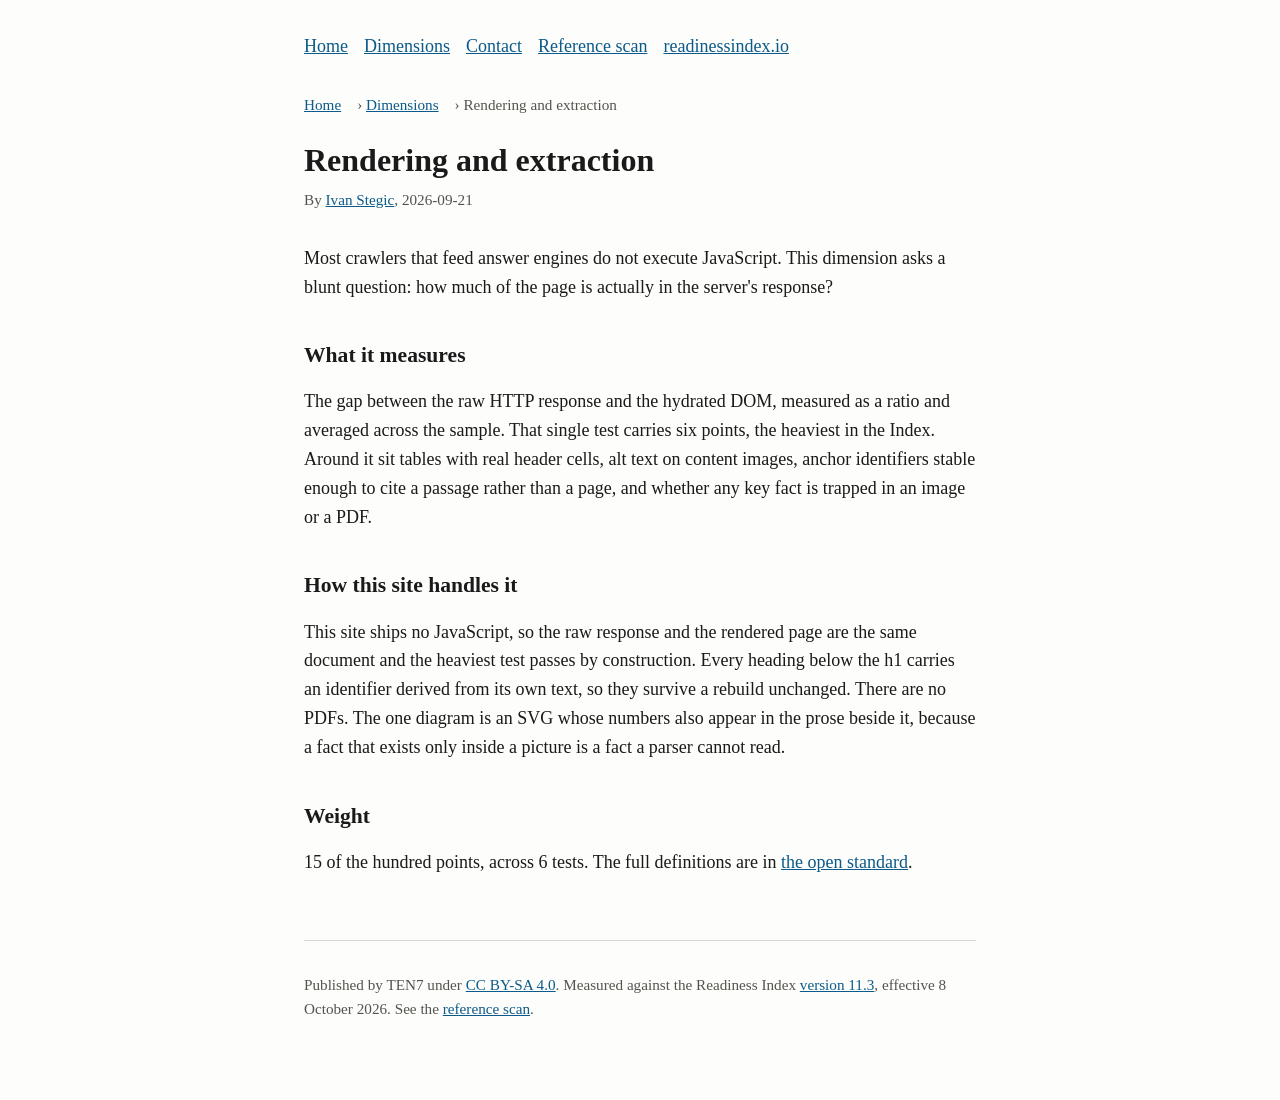
<file: dimensions/rendering-and-extraction.html>
<!DOCTYPE html>
<html lang="en">
<head>
<meta charset="utf-8">
<meta name="viewport" content="width=device-width, initial-scale=1">
<title>Rendering and extraction — Readiness Index reference implementation</title>
<meta name="description" content="Whether the facts survive without JavaScript, in a structure a parser can follow.">
<link rel="canonical" href="https://reference.readinessindex.io/dimensions/rendering-and-extraction">
<link rel="license" type="application/rsl+xml" href="https://reference.readinessindex.io/license.xml">
<link rel="alternate" type="text/markdown" href="https://reference.readinessindex.io/dimensions/rendering-and-extraction.md">
<link rel="stylesheet" href="/style.css">
<script type="application/ld+json">
{
  "@context": "https://schema.org",
  "@graph": [
    {
      "@type": "Organization",
      "@id": "https://reference.readinessindex.io/#organization",
      "name": "TEN7",
      "legalName": "Ten 7 Interactive, LLC",
      "url": "https://ten7.com/",
      "description": "TEN7 is a Minneapolis digital agency that designs, builds and cares for Drupal websites for mission-driven organizations.",
      "foundingDate": "2007-04-16",
      "founder": { "@id": "https://reference.readinessindex.io/#ivan-stegic" },
      "address": {
        "@type": "PostalAddress",
        "streetAddress": "1904 James Ave S",
        "addressLocality": "Minneapolis",
        "addressRegion": "MN",
        "postalCode": "55403",
        "addressCountry": "US"
      },
      "areaServed": "United States",
      "contactPoint": [
        {
          "@type": "ContactPoint",
          "contactType": "general enquiries",
          "email": "hello@readinessindex.io",
          "telephone": "+1-612-868-7884",
          "availableLanguage": "en"
        },
        {
          "@type": "ContactPoint",
          "contactType": "the open standard",
          "email": "hello@readinessindex.io",
          "availableLanguage": "en"
        }
      ],
      "taxID": "20-8886158",
      "duns": "05-485-6339",
      "sameAs": [
        "https://www.linkedin.com/company/ten7/",
        "https://www.drupal.org/ten7",
        "https://github.com/ten7",
        "https://x.com/ten7"
      ]
    },
    {
      "@type": "Person",
      "@id": "https://reference.readinessindex.io/#ivan-stegic",
      "name": "Ivan Stegic",
      "jobTitle": "CEO",
      "affiliation": { "@id": "https://reference.readinessindex.io/#organization" },
      "knowsAbout": [
        "AI readiness",
        "Structured data",
        "Web standards",
        "Drupal"
      ],
      "sameAs": [
        "https://orcid.org/0009-0005-6369-8607",
        "https://www.linkedin.com/in/ivanstegic/"
      ]
    },
    {
      "@type": "WebSite",
      "@id": "https://reference.readinessindex.io/#website",
      "name": "Readiness Index — Reference Implementation",
      "url": "https://reference.readinessindex.io/",
      "publisher": { "@id": "https://reference.readinessindex.io/#organization" },
      "inLanguage": "en",
      "license": "https://creativecommons.org/licenses/by-sa/4.0/"
    },
    {
      "@type": "WebPage",
      "@id": "https://reference.readinessindex.io/dimensions/rendering-and-extraction#webpage",
      "url": "https://reference.readinessindex.io/dimensions/rendering-and-extraction",
      "name": "Rendering and extraction",
      "description": "Whether the facts survive without JavaScript, in a structure a parser can follow.",
      "isPartOf": { "@id": "https://reference.readinessindex.io/#website" },
      "about": { "@id": "https://reference.readinessindex.io/#standard" },
      "author": { "@id": "https://reference.readinessindex.io/#ivan-stegic" },
      "datePublished": "2026-09-21",
      "dateModified": "2026-10-08",
      "isAccessibleForFree": true,
      "license": "https://creativecommons.org/licenses/by-sa/4.0/",
      "inLanguage": "en",
      "breadcrumb": {
        "@type": "BreadcrumbList",
        "itemListElement": [
          {
            "@type": "ListItem",
            "position": 1,
            "name": "Home",
            "item": "https://reference.readinessindex.io/"
          },
          {
            "@type": "ListItem",
            "position": 2,
            "name": "Dimensions",
            "item": "https://reference.readinessindex.io/dimensions"
          },
          {
            "@type": "ListItem",
            "position": 3,
            "name": "Rendering and extraction",
            "item": "https://reference.readinessindex.io/dimensions/rendering-and-extraction"
          }
        ]
      }
    }
  ]
}
</script>
</head>
<body>
<header>
  <nav aria-label="Primary">
    <ul>
      <li><a href="/">Home</a></li>
      <li><a href="/dimensions">Dimensions</a></li>
      <li><a href="/contact">Contact</a></li>
      <li><a href="https://readinessindex.io/reference-scan">Reference scan</a></li>
      <li><a href="https://readinessindex.io/">readinessindex.io</a></li>
    </ul>
  </nav>
  <nav aria-label="Breadcrumb">
    <ol>
      <li><a href="/">Home</a></li>
      <li><a href="/dimensions">Dimensions</a></li>
      <li aria-current="page">Rendering and extraction</li>
    </ol>
  </nav>
</header>

<main>
  <article>
    <h1>Rendering and extraction</h1>

    <p class="byline">By <a rel="author" href="/contact#who-answers">Ivan Stegic</a>,
      <time datetime="2026-09-21">2026-09-21</time></p>

    <p>Most crawlers that feed answer engines do not execute JavaScript. This dimension asks a blunt question: how much of the page is actually in the server&#x27;s response?</p>

    <section>
      <h2 id="what-it-measures">What it measures</h2>
      <p>The gap between the raw HTTP response and the hydrated DOM, measured as a ratio and averaged across the sample. That single test carries six points, the heaviest in the Index. Around it sit tables with real header cells, alt text on content images, anchor identifiers stable enough to cite a passage rather than a page, and whether any key fact is trapped in an image or a PDF.</p>
    </section>

    <section>
      <h2 id="how-this-site-handles-it">How this site handles it</h2>
      <p>This site ships no JavaScript, so the raw response and the rendered page are the same document and the heaviest test passes by construction. Every heading below the h1 carries an identifier derived from its own text, so they survive a rebuild unchanged. There are no PDFs. The one diagram is an SVG whose numbers also appear in the prose beside it, because a fact that exists only inside a picture is a fact a parser cannot read.</p>
    </section>

    <section>
      <h2 id="weight">Weight</h2>
      <p>15 of the hundred points, across 6 tests. The full definitions are in
        <a href="https://readinessindex.io/open-standard">the open standard</a>.</p>
    </section>
  </article>
</main>

<footer>
  <p>Published by TEN7 under
    <a href="https://creativecommons.org/licenses/by-sa/4.0/">CC BY-SA 4.0</a>.
    Measured against the Readiness Index
    <a href="https://readinessindex.io/open-standard">version 11.3</a>,
    effective 8 October 2026. See the
    <a href="https://readinessindex.io/reference-scan">reference scan</a>.</p>
</footer>
</body>
</html>
</file>
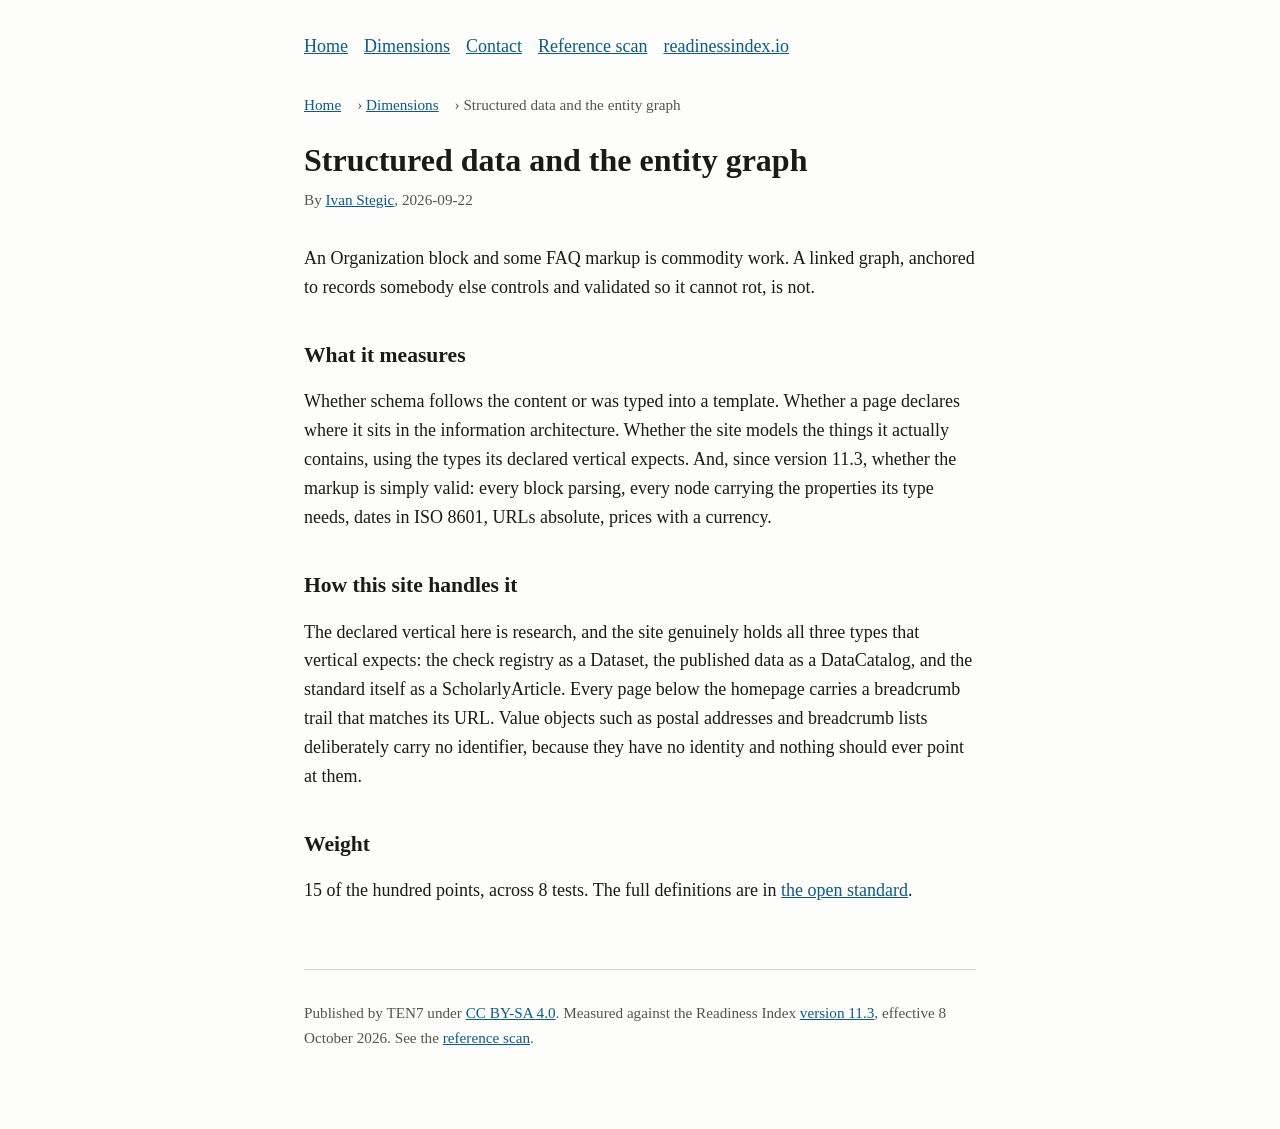
<file: dimensions/structured-data.html>
<!DOCTYPE html>
<html lang="en">
<head>
<meta charset="utf-8">
<meta name="viewport" content="width=device-width, initial-scale=1">
<title>Structured data and the entity graph — Readiness Index reference implementation</title>
<meta name="description" content="Whether the markup forms one coherent graph, and whether every node in it is valid.">
<link rel="canonical" href="https://reference.readinessindex.io/dimensions/structured-data">
<link rel="license" type="application/rsl+xml" href="https://reference.readinessindex.io/license.xml">
<link rel="alternate" type="text/markdown" href="https://reference.readinessindex.io/dimensions/structured-data.md">
<link rel="stylesheet" href="/style.css">
<script type="application/ld+json">
{
  "@context": "https://schema.org",
  "@graph": [
    {
      "@type": "Organization",
      "@id": "https://reference.readinessindex.io/#organization",
      "name": "TEN7",
      "legalName": "Ten 7 Interactive, LLC",
      "url": "https://ten7.com/",
      "description": "TEN7 is a Minneapolis digital agency that designs, builds and cares for Drupal websites for mission-driven organizations.",
      "foundingDate": "2007-04-16",
      "founder": { "@id": "https://reference.readinessindex.io/#ivan-stegic" },
      "address": {
        "@type": "PostalAddress",
        "streetAddress": "1904 James Ave S",
        "addressLocality": "Minneapolis",
        "addressRegion": "MN",
        "postalCode": "55403",
        "addressCountry": "US"
      },
      "areaServed": "United States",
      "contactPoint": [
        {
          "@type": "ContactPoint",
          "contactType": "general enquiries",
          "email": "hello@readinessindex.io",
          "telephone": "+1-612-868-7884",
          "availableLanguage": "en"
        },
        {
          "@type": "ContactPoint",
          "contactType": "the open standard",
          "email": "hello@readinessindex.io",
          "availableLanguage": "en"
        }
      ],
      "taxID": "20-8886158",
      "duns": "05-485-6339",
      "sameAs": [
        "https://www.linkedin.com/company/ten7/",
        "https://www.drupal.org/ten7",
        "https://github.com/ten7",
        "https://x.com/ten7"
      ]
    },
    {
      "@type": "Person",
      "@id": "https://reference.readinessindex.io/#ivan-stegic",
      "name": "Ivan Stegic",
      "jobTitle": "CEO",
      "affiliation": { "@id": "https://reference.readinessindex.io/#organization" },
      "knowsAbout": [
        "AI readiness",
        "Structured data",
        "Web standards",
        "Drupal"
      ],
      "sameAs": [
        "https://orcid.org/0009-0005-6369-8607",
        "https://www.linkedin.com/in/ivanstegic/"
      ]
    },
    {
      "@type": "WebSite",
      "@id": "https://reference.readinessindex.io/#website",
      "name": "Readiness Index — Reference Implementation",
      "url": "https://reference.readinessindex.io/",
      "publisher": { "@id": "https://reference.readinessindex.io/#organization" },
      "inLanguage": "en",
      "license": "https://creativecommons.org/licenses/by-sa/4.0/"
    },
    {
      "@type": "WebPage",
      "@id": "https://reference.readinessindex.io/dimensions/structured-data#webpage",
      "url": "https://reference.readinessindex.io/dimensions/structured-data",
      "name": "Structured data and the entity graph",
      "description": "Whether the markup forms one coherent graph, and whether every node in it is valid.",
      "isPartOf": { "@id": "https://reference.readinessindex.io/#website" },
      "about": { "@id": "https://reference.readinessindex.io/#standard" },
      "author": { "@id": "https://reference.readinessindex.io/#ivan-stegic" },
      "datePublished": "2026-09-22",
      "dateModified": "2026-10-08",
      "isAccessibleForFree": true,
      "license": "https://creativecommons.org/licenses/by-sa/4.0/",
      "inLanguage": "en",
      "breadcrumb": {
        "@type": "BreadcrumbList",
        "itemListElement": [
          {
            "@type": "ListItem",
            "position": 1,
            "name": "Home",
            "item": "https://reference.readinessindex.io/"
          },
          {
            "@type": "ListItem",
            "position": 2,
            "name": "Dimensions",
            "item": "https://reference.readinessindex.io/dimensions"
          },
          {
            "@type": "ListItem",
            "position": 3,
            "name": "Structured data and the entity graph",
            "item": "https://reference.readinessindex.io/dimensions/structured-data"
          }
        ]
      }
    }
  ]
}
</script>
</head>
<body>
<header>
  <nav aria-label="Primary">
    <ul>
      <li><a href="/">Home</a></li>
      <li><a href="/dimensions">Dimensions</a></li>
      <li><a href="/contact">Contact</a></li>
      <li><a href="https://readinessindex.io/reference-scan">Reference scan</a></li>
      <li><a href="https://readinessindex.io/">readinessindex.io</a></li>
    </ul>
  </nav>
  <nav aria-label="Breadcrumb">
    <ol>
      <li><a href="/">Home</a></li>
      <li><a href="/dimensions">Dimensions</a></li>
      <li aria-current="page">Structured data and the entity graph</li>
    </ol>
  </nav>
</header>

<main>
  <article>
    <h1>Structured data and the entity graph</h1>

    <p class="byline">By <a rel="author" href="/contact#who-answers">Ivan Stegic</a>,
      <time datetime="2026-09-22">2026-09-22</time></p>

    <p>An Organization block and some FAQ markup is commodity work. A linked graph, anchored to records somebody else controls and validated so it cannot rot, is not.</p>

    <section>
      <h2 id="what-it-measures">What it measures</h2>
      <p>Whether schema follows the content or was typed into a template. Whether a page declares where it sits in the information architecture. Whether the site models the things it actually contains, using the types its declared vertical expects. And, since version 11.3, whether the markup is simply valid: every block parsing, every node carrying the properties its type needs, dates in ISO 8601, URLs absolute, prices with a currency.</p>
    </section>

    <section>
      <h2 id="how-this-site-handles-it">How this site handles it</h2>
      <p>The declared vertical here is research, and the site genuinely holds all three types that vertical expects: the check registry as a Dataset, the published data as a DataCatalog, and the standard itself as a ScholarlyArticle. Every page below the homepage carries a breadcrumb trail that matches its URL. Value objects such as postal addresses and breadcrumb lists deliberately carry no identifier, because they have no identity and nothing should ever point at them.</p>
    </section>

    <section>
      <h2 id="weight">Weight</h2>
      <p>15 of the hundred points, across 8 tests. The full definitions are in
        <a href="https://readinessindex.io/open-standard">the open standard</a>.</p>
    </section>
  </article>
</main>

<footer>
  <p>Published by TEN7 under
    <a href="https://creativecommons.org/licenses/by-sa/4.0/">CC BY-SA 4.0</a>.
    Measured against the Readiness Index
    <a href="https://readinessindex.io/open-standard">version 11.3</a>,
    effective 8 October 2026. See the
    <a href="https://readinessindex.io/reference-scan">reference scan</a>.</p>
</footer>
</body>
</html>
</file>
<file: style.css>
:root {
  --ink: #1a1a1a;
  --paper: #fdfdfb;
  --rule: #d8d6cf;
  --link: #0b5a8a;
  --quiet: #55534d;
}

@media (prefers-color-scheme: dark) {
  :root {
    --ink: #eceae4;
    --paper: #16171a;
    --rule: #34373c;
    --link: #7fc4ee;
    --quiet: #a2a09a;
  }
}

html {
  font-size: 100%;
}

body {
  background: var(--paper);
  color: var(--ink);
  font-family: Charter, Georgia, "Times New Roman", serif;
  font-size: 1.125rem;
  line-height: 1.6;
  margin: 0 auto;
  max-width: 42rem;
  padding: 2rem 1rem 4rem;
}

a {
  color: var(--link);
}

a:focus-visible,
button:focus-visible {
  outline: 3px solid var(--link);
  outline-offset: 2px;
}

h1 {
  font-size: 2rem;
  line-height: 1.2;
  margin: 0 0 0.5rem;
}

h2 {
  font-size: 1.35rem;
  line-height: 1.3;
  margin: 2.5rem 0 0.5rem;
}

header nav ul,
header nav ol {
  display: flex;
  flex-wrap: wrap;
  gap: 1rem;
  list-style: none;
  margin: 0 0 2rem;
  padding: 0;
}

header nav[aria-label="Breadcrumb"] ol {
  font-size: 0.95rem;
  margin-bottom: 1.5rem;
}

header nav[aria-label="Breadcrumb"] li + li::before {
  content: "› ";
  color: var(--quiet);
}

[aria-current="page"] {
  color: var(--quiet);
  text-decoration: none;
}

.byline {
  color: var(--quiet);
  font-size: 0.95rem;
  margin: 0 0 2rem;
}

figure {
  margin: 2rem 0;
}

figure img {
  height: auto;
  max-width: 100%;
}

figcaption {
  color: var(--quiet);
  font-size: 0.95rem;
  margin-top: 0.5rem;
}

dl {
  margin: 1rem 0;
}

dt {
  font-weight: bold;
  margin-top: 1rem;
}

dd {
  margin: 0.25rem 0 0 1.5rem;
}

footer {
  border-top: 1px solid var(--rule);
  color: var(--quiet);
  font-size: 0.95rem;
  margin-top: 4rem;
  padding-top: 1rem;
}
</file>
